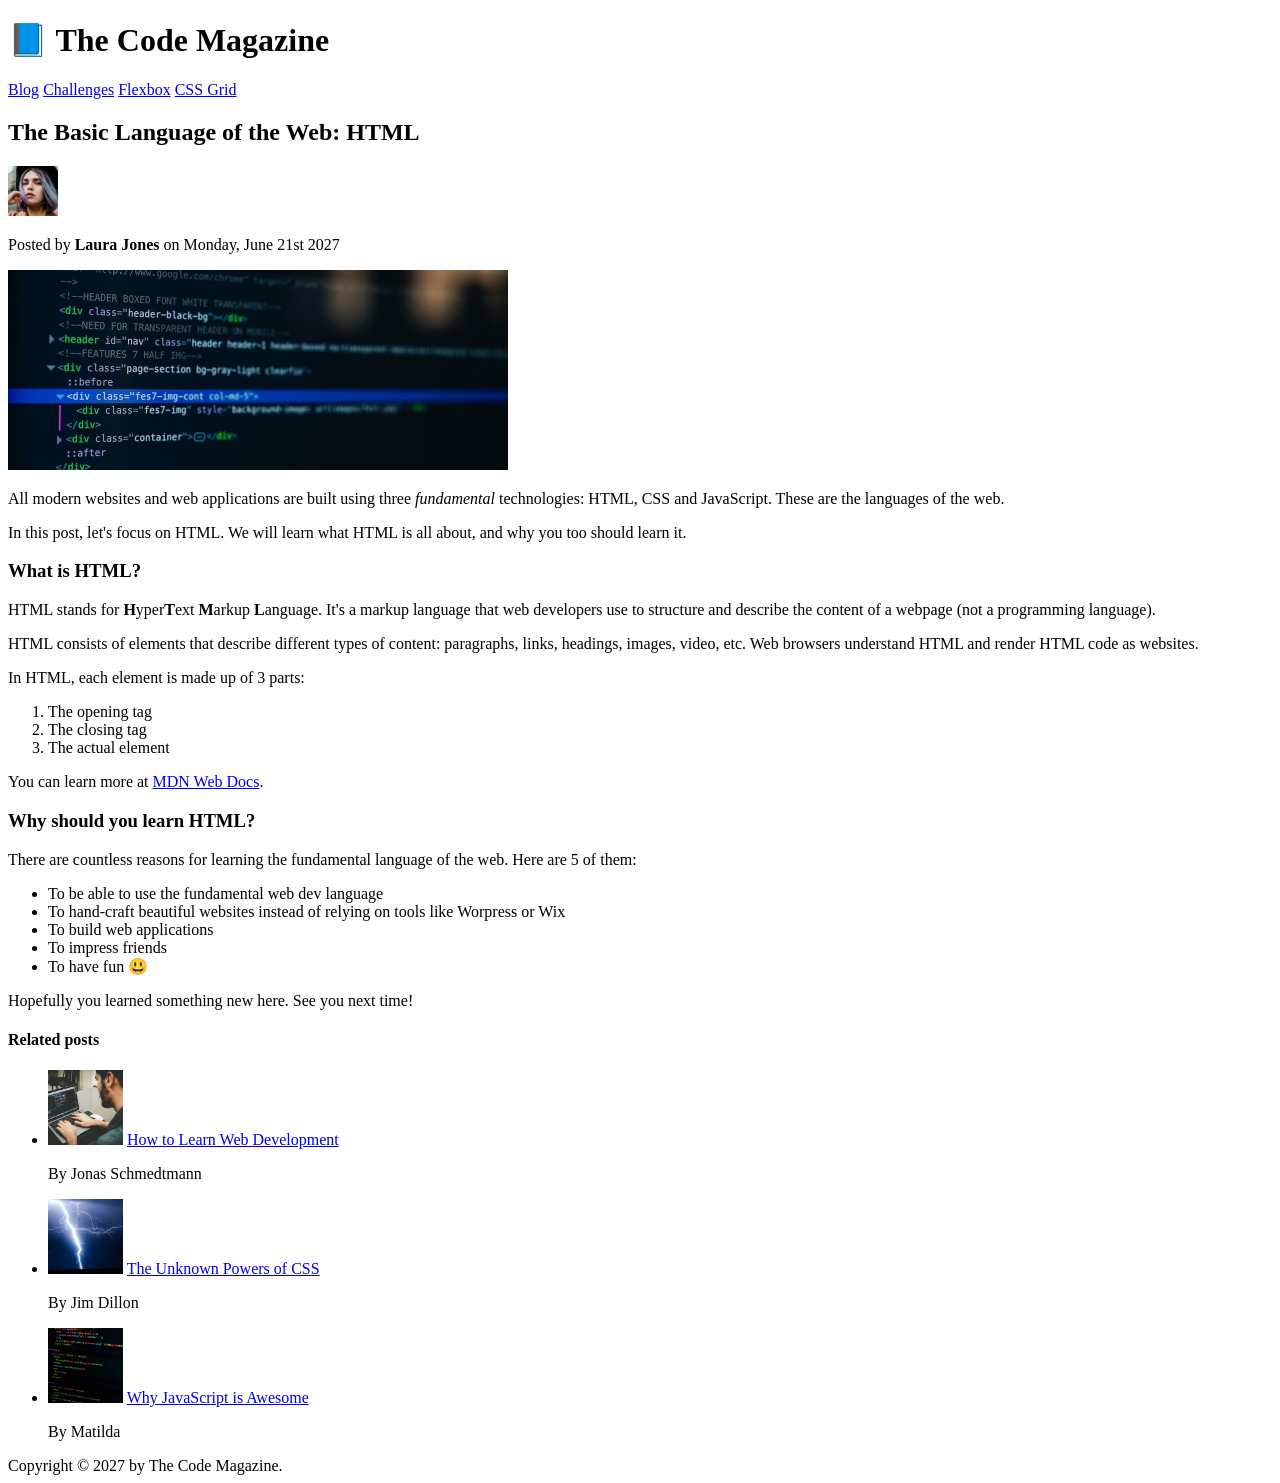
<file: final/02-HTML-Fundamentals/index.html>
<!DOCTYPE html>
<html lang="en">
  <head>
    <meta charset="UTF-8" />
    <title>The Basic Language of the Web: HTML</title>
  </head>

  <body>
    <!--
    <h1>The Basic Language of the Web: HTML</h1>
    <h2>The Basic Language of the Web: HTML</h2>
    <h3>The Basic Language of the Web: HTML</h3>
    <h4>The Basic Language of the Web: HTML</h4>
    <h5>The Basic Language of the Web: HTML</h5>
    <h6>The Basic Language of the Web: HTML</h6>
    -->

    <header>
      <h1>📘 The Code Magazine</h1>

      <nav>
        <a href="blog.html">Blog</a>
        <a href="#">Challenges</a>
        <a href="#">Flexbox</a>
        <a href="#">CSS Grid</a>
      </nav>
    </header>

    <article>
      <header>
        <h2>The Basic Language of the Web: HTML</h2>

        <img
          src="img/laura-jones.jpg"
          alt="Headshot of Laura Jones"
          height="50"
          width="50"
        />

        <p>Posted by <strong>Laura Jones</strong> on Monday, June 21st 2027</p>

        <img
          src="img/post-img.jpg"
          alt="HTML code on a screen"
          width="500"
          height="200"
        />
      </header>

      <p>
        All modern websites and web applications are built using three
        <em>fundamental</em>
        technologies: HTML, CSS and JavaScript. These are the languages of the
        web.
      </p>

      <p>
        In this post, let's focus on HTML. We will learn what HTML is all about,
        and why you too should learn it.
      </p>

      <h3>What is HTML?</h3>
      <p>
        HTML stands for <strong>H</strong>yper<strong>T</strong>ext
        <strong>M</strong>arkup <strong>L</strong>anguage. It's a markup
        language that web developers use to structure and describe the content
        of a webpage (not a programming language).
      </p>
      <p>
        HTML consists of elements that describe different types of content:
        paragraphs, links, headings, images, video, etc. Web browsers understand
        HTML and render HTML code as websites.
      </p>
      <p>In HTML, each element is made up of 3 parts:</p>

      <ol>
        <li>The opening tag</li>
        <li>The closing tag</li>
        <li>The actual element</li>
      </ol>

      <p>
        You can learn more at
        <a
          href="https://developer.mozilla.org/en-US/docs/Web/HTML"
          target="_blank"
          >MDN Web Docs</a
        >.
      </p>

      <h3>Why should you learn HTML?</h3>

      <p>
        There are countless reasons for learning the fundamental language of the
        web. Here are 5 of them:
      </p>

      <ul>
        <li>To be able to use the fundamental web dev language</li>
        <li>
          To hand-craft beautiful websites instead of relying on tools like
          Worpress or Wix
        </li>
        <li>To build web applications</li>
        <li>To impress friends</li>
        <li>To have fun 😃</li>
      </ul>

      <p>Hopefully you learned something new here. See you next time!</p>
    </article>

    <aside>
      <h4>Related posts</h4>

      <ul>
        <li>
          <img
            src="img/related-1.jpg"
            alt="Person programming"
            width="75"
            width="75"
          />
          <a href="#">How to Learn Web Development</a>
          <p>By Jonas Schmedtmann</p>
        </li>
        <li>
          <img src="img/related-2.jpg" alt="Lightning" width="75" heigth="75" />
          <a href="#">The Unknown Powers of CSS</a>
          <p>By Jim Dillon</p>
        </li>
        <li>
          <img
            src="img/related-3.jpg"
            alt="JavaScript code on a screen"
            width="75"
            height="75"
          />
          <a href="#">Why JavaScript is Awesome</a>
          <p>By Matilda</p>
        </li>
      </ul>
    </aside>

    <footer>Copyright &copy; 2027 by The Code Magazine.</footer>
  </body>
</html>
</file>
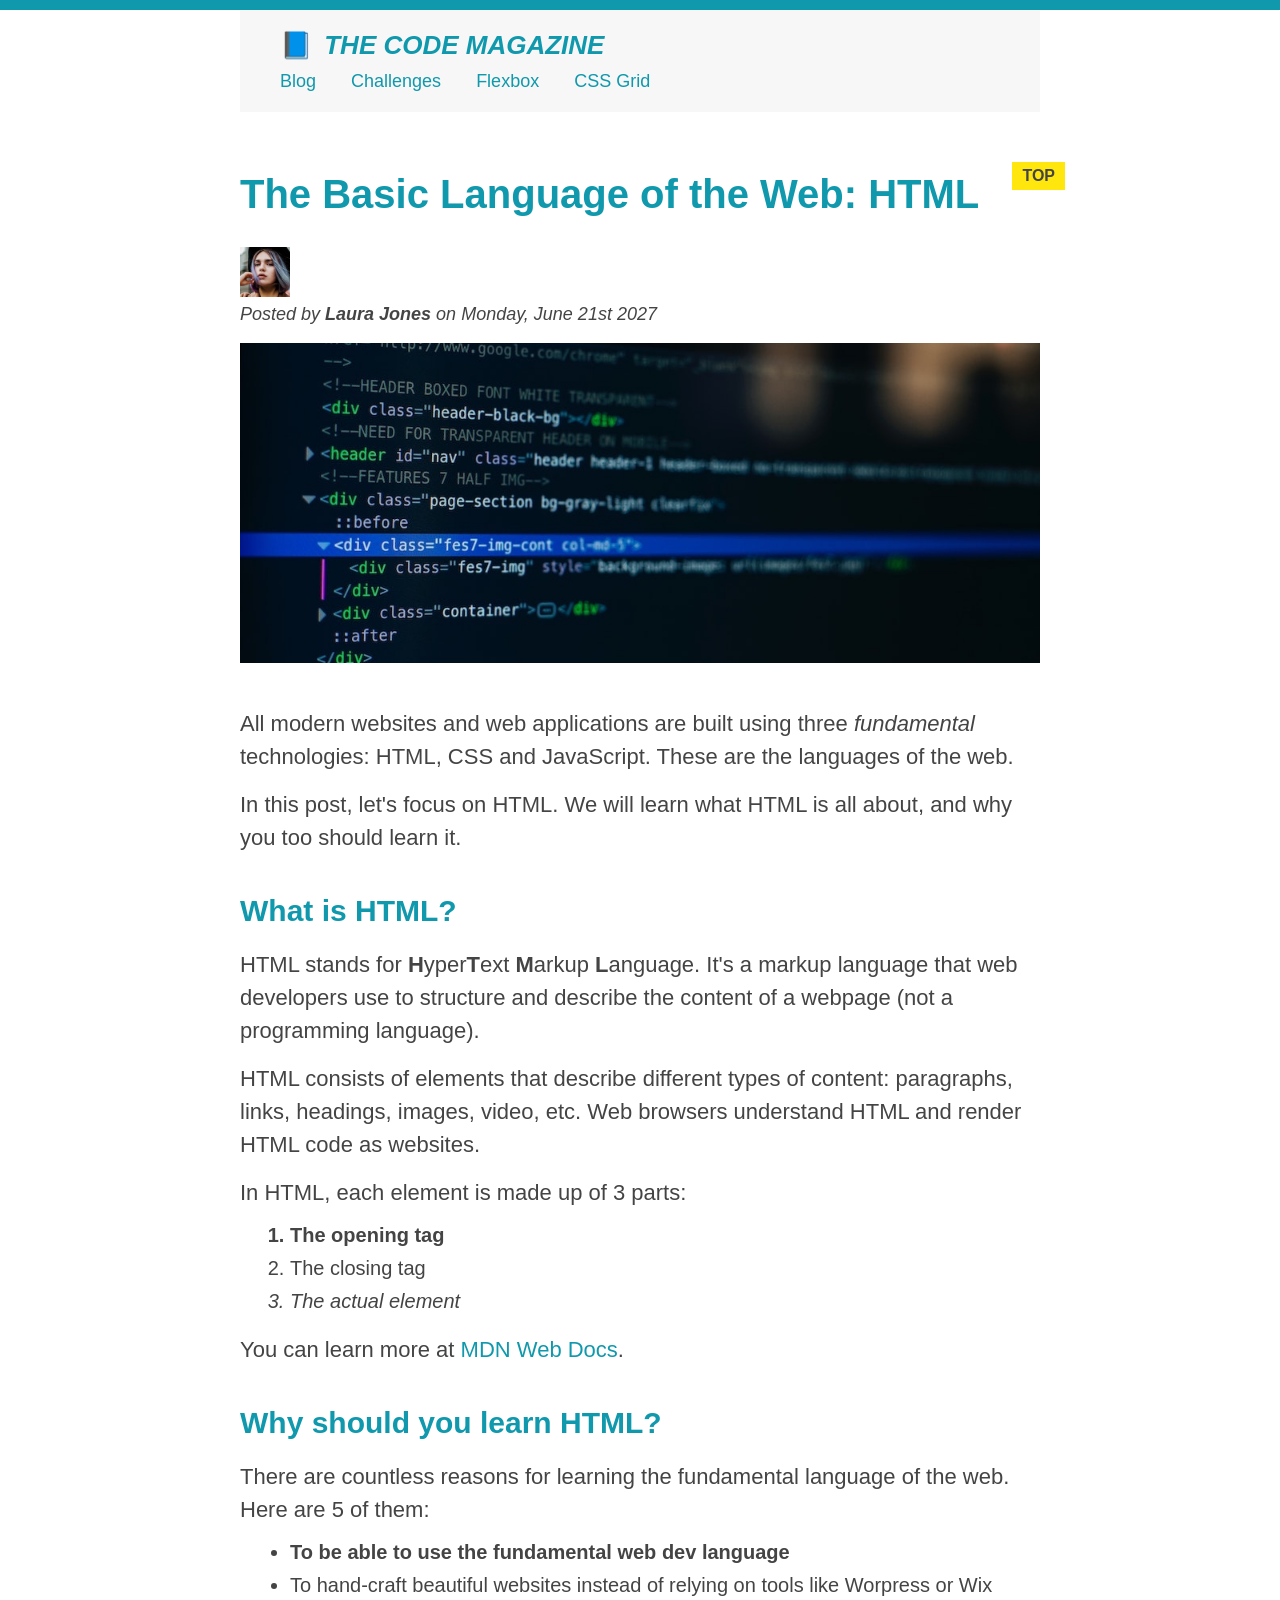
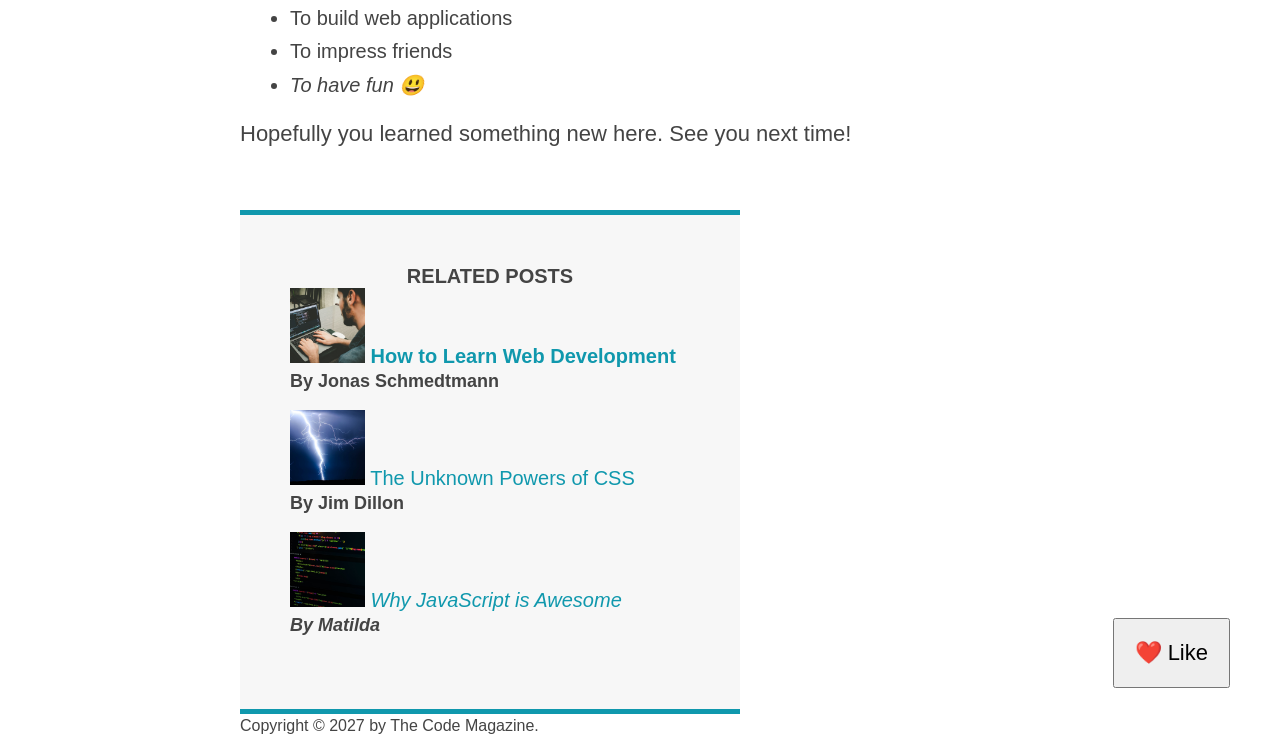
<file: final/03-CSS-Fundamentals/index.html>
<!DOCTYPE html>
<html lang="en">
  <head>
    <meta charset="UTF-8" />
    <link href="style.css" rel="stylesheet" />

    <title>The Basic Language of the Web: HTML</title>
  </head>

  <body>
    <!--
    <h1>The Basic Language of the Web: HTML</h1>
    <h2>The Basic Language of the Web: HTML</h2>
    <h3>The Basic Language of the Web: HTML</h3>
    <h4>The Basic Language of the Web: HTML</h4>
    <h5>The Basic Language of the Web: HTML</h5>
    <h6>The Basic Language of the Web: HTML</h6>
    -->

    <div class="container">
      <header class="main-header">
        <h1>📘 The Code Magazine</h1>

        <nav>
          <!-- <strong>This is the navigation</strong> -->
          <a href="blog.html">Blog</a>
          <a href="#">Challenges</a>
          <a href="#">Flexbox</a>
          <a href="#">CSS Grid</a>
        </nav>
      </header>

      <article>
        <header class="post-header">
          <h2>The Basic Language of the Web: HTML</h2>

          <img
            src="img/laura-jones.jpg"
            alt="Headshot of Laura Jones"
            height="50"
            width="50"
          />

          <p id="author">
            Posted by <strong>Laura Jones</strong> on Monday, June 21st 2027
          </p>

          <img
            src="img/post-img.jpg"
            alt="HTML code on a screen"
            width="500"
            height="200"
            class="post-img"
          />
          <button>❤️ Like</button>
        </header>

        <p>
          All modern websites and web applications are built using three
          <em>fundamental</em>
          technologies: HTML, CSS and JavaScript. These are the languages of the
          web.
        </p>

        <p>
          In this post, let's focus on HTML. We will learn what HTML is all
          about, and why you too should learn it.
        </p>

        <h3>What is HTML?</h3>
        <p>
          HTML stands for <strong>H</strong>yper<strong>T</strong>ext
          <strong>M</strong>arkup <strong>L</strong>anguage. It's a markup
          language that web developers use to structure and describe the content
          of a webpage (not a programming language).
        </p>
        <p>
          HTML consists of elements that describe different types of content:
          paragraphs, links, headings, images, video, etc. Web browsers
          understand HTML and render HTML code as websites.
        </p>
        <p>In HTML, each element is made up of 3 parts:</p>

        <ol>
          <li class="first-li">The opening tag</li>
          <li>The closing tag</li>
          <li>The actual element</li>
        </ol>

        <p>
          You can learn more at
          <a
            href="https://developer.mozilla.org/en-US/docs/Web/HTML"
            target="_blank"
            >MDN Web Docs</a
          >.
        </p>

        <h3>Why should you learn HTML?</h3>

        <p>
          There are countless reasons for learning the fundamental language of
          the web. Here are 5 of them:
        </p>

        <ul>
          <li class="first-li">
            To be able to use the fundamental web dev language
          </li>
          <li>
            To hand-craft beautiful websites instead of relying on tools like
            Worpress or Wix
          </li>
          <li>To build web applications</li>
          <li>To impress friends</li>
          <li>To have fun 😃</li>
        </ul>

        <p>Hopefully you learned something new here. See you next time!</p>
      </article>

      <aside>
        <h4>Related posts</h4>

        <ul class="related">
          <li>
            <img
              src="img/related-1.jpg"
              alt="Person programming"
              width="75"
              height="75"
            />
            <a href="#">How to Learn Web Development</a>
            <p class="related-author">By Jonas Schmedtmann</p>
          </li>
          <li>
            <img
              src="img/related-2.jpg"
              alt="Lightning"
              width="75"
              height="75"
            />
            <a href="#">The Unknown Powers of CSS</a>
            <p class="related-author">By Jim Dillon</p>
          </li>
          <li>
            <img
              src="img/related-3.jpg"
              alt="JavaScript code on a screen"
              width="75"
              height="75"
            />
            <a href="#">Why JavaScript is Awesome</a>
            <p class="related-author">By Matilda</p>
          </li>
        </ul>
      </aside>

      <footer>
        <p id="copyright" class="copyright text">
          Copyright &copy; 2027 by The Code Magazine.
        </p>
      </footer>
    </div>
  </body>
</html>
</file>
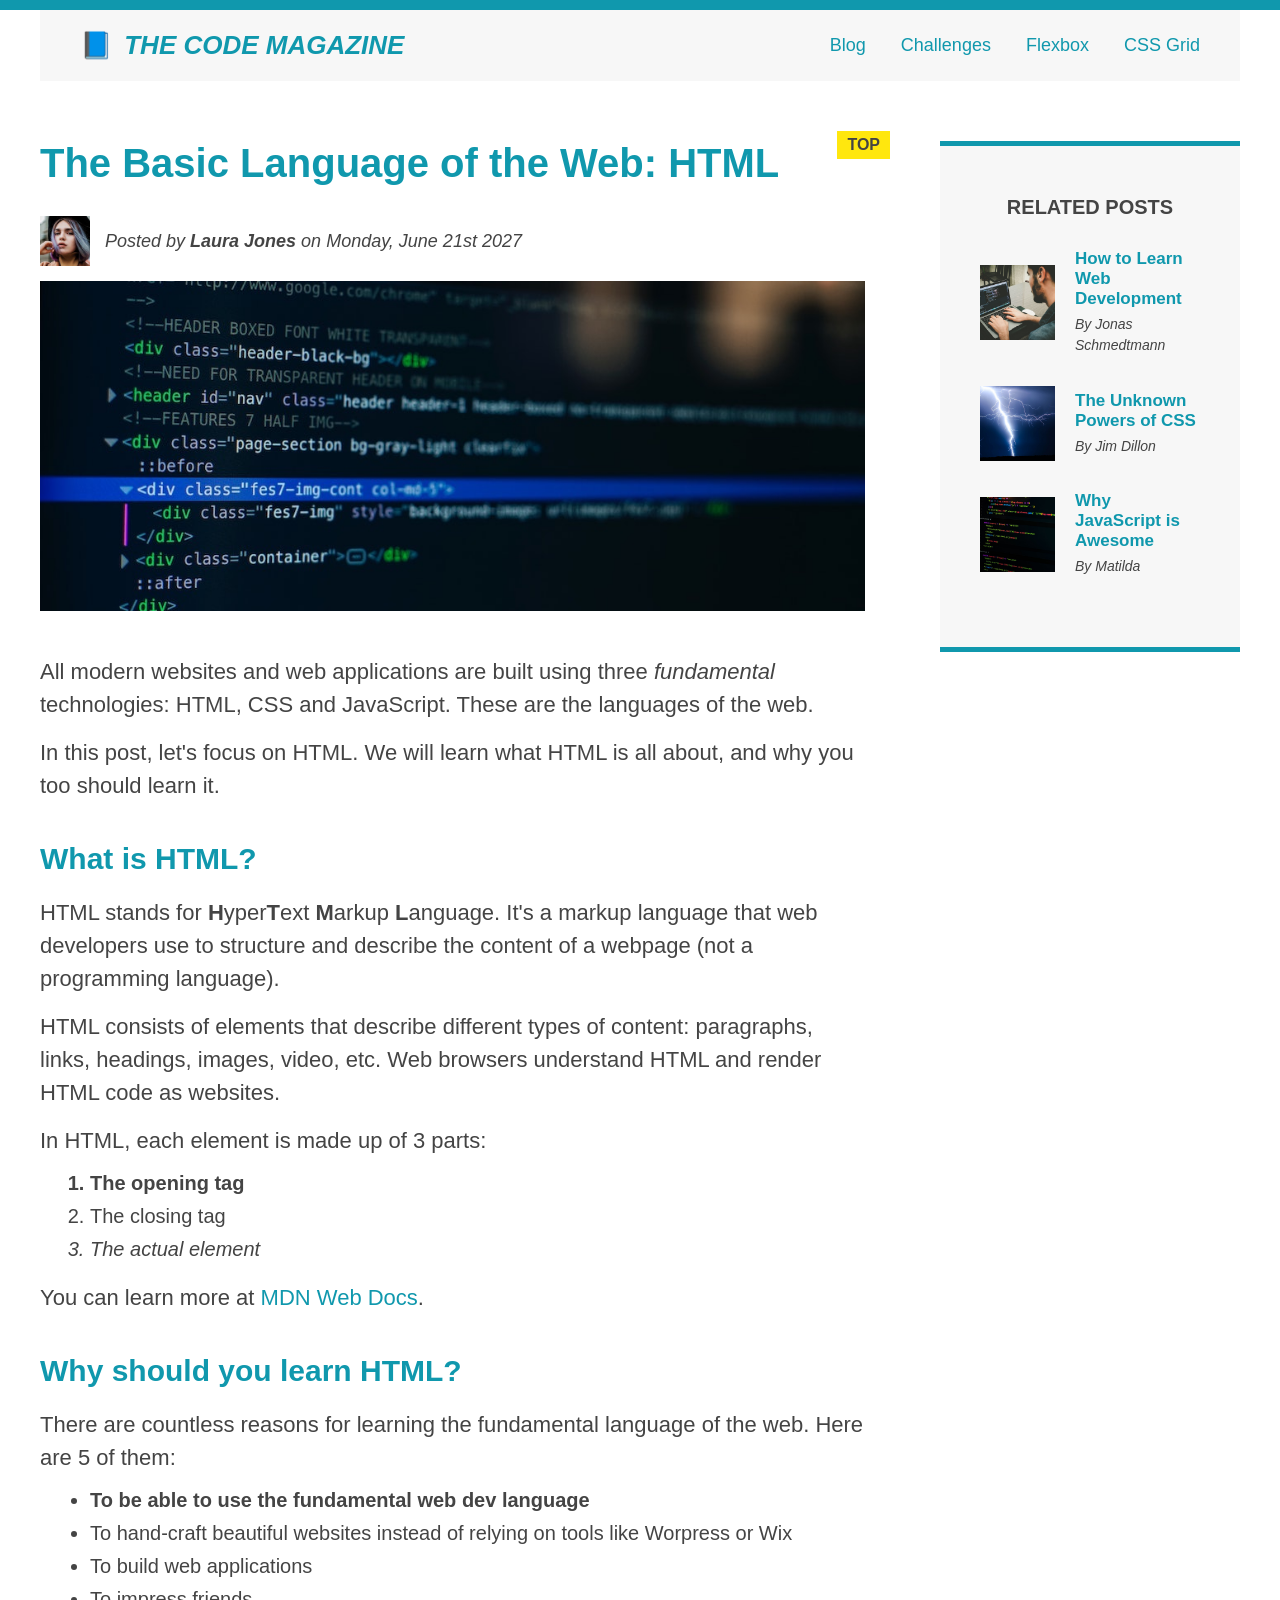
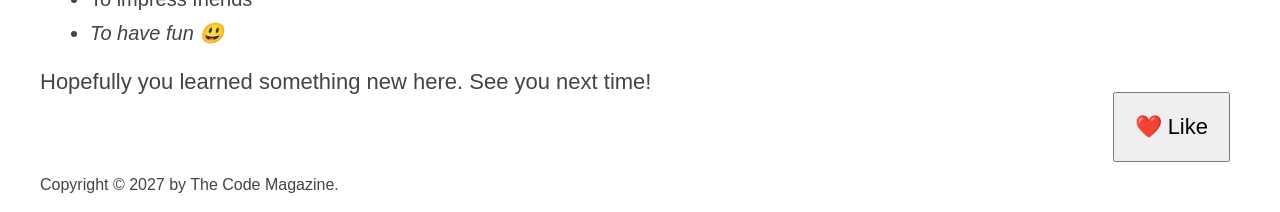
<file: final/04-CSS-Layouts/index.html>
<!DOCTYPE html>
<html lang="en">
  <head>
    <meta charset="UTF-8" />
    <link href="style.css" rel="stylesheet" />

    <title>The Basic Language of the Web: HTML</title>
  </head>

  <body>
    <!--
    <h1>The Basic Language of the Web: HTML</h1>
    <h2>The Basic Language of the Web: HTML</h2>
    <h3>The Basic Language of the Web: HTML</h3>
    <h4>The Basic Language of the Web: HTML</h4>
    <h5>The Basic Language of the Web: HTML</h5>
    <h6>The Basic Language of the Web: HTML</h6>
    -->

    <div class="container">
      <header class="main-header clearfix">
        <h1>📘 The Code Magazine</h1>

        <nav>
          <!-- <strong>This is the navigation</strong> -->
          <a href="blog.html">Blog</a>
          <a href="#">Challenges</a>
          <a href="flexbox.html">Flexbox</a>
          <a href="css-grid.html">CSS Grid</a>
        </nav>

        <!-- <div class="clear"></div> -->
      </header>

      <!-- ONLY NECESSARY FOR FLEXBOX -->
      <!-- <div class="row"> -->
      <article>
        <header class="post-header">
          <h2>The Basic Language of the Web: HTML</h2>

          <div class="author-box">
            <img
              src="img/laura-jones.jpg"
              alt="Headshot of Laura Jones"
              height="50"
              width="50"
              class="author-img"
            />

            <p id="author" class="author">
              Posted by <strong>Laura Jones</strong> on Monday, June 21st 2027
            </p>
          </div>

          <img
            src="img/post-img.jpg"
            alt="HTML code on a screen"
            width="500"
            height="200"
            class="post-img"
          />
          <button>❤️ Like</button>
        </header>

        <p>
          All modern websites and web applications are built using three
          <em>fundamental</em>
          technologies: HTML, CSS and JavaScript. These are the languages of the
          web.
        </p>

        <p>
          In this post, let's focus on HTML. We will learn what HTML is all
          about, and why you too should learn it.
        </p>

        <h3>What is HTML?</h3>
        <p>
          HTML stands for <strong>H</strong>yper<strong>T</strong>ext
          <strong>M</strong>arkup <strong>L</strong>anguage. It's a markup
          language that web developers use to structure and describe the content
          of a webpage (not a programming language).
        </p>
        <p>
          HTML consists of elements that describe different types of content:
          paragraphs, links, headings, images, video, etc. Web browsers
          understand HTML and render HTML code as websites.
        </p>
        <p>In HTML, each element is made up of 3 parts:</p>

        <ol>
          <li class="first-li">The opening tag</li>
          <li>The closing tag</li>
          <li>The actual element</li>
        </ol>

        <p>
          You can learn more at
          <a
            href="https://developer.mozilla.org/en-US/docs/Web/HTML"
            target="_blank"
            >MDN Web Docs</a
          >.
        </p>

        <h3>Why should you learn HTML?</h3>

        <p>
          There are countless reasons for learning the fundamental language of
          the web. Here are 5 of them:
        </p>

        <ul>
          <li class="first-li">
            To be able to use the fundamental web dev language
          </li>
          <li>
            To hand-craft beautiful websites instead of relying on tools like
            Worpress or Wix
          </li>
          <li>To build web applications</li>
          <li>To impress friends</li>
          <li>To have fun 😃</li>
        </ul>

        <p>Hopefully you learned something new here. See you next time!</p>
      </article>

      <aside>
        <h4>Related posts</h4>

        <ul class="related">
          <li class="related-post">
            <img
              src="img/related-1.jpg"
              alt="Person programming"
              width="75"
              height="75"
            />
            <div>
              <a href="#" class="related-link">How to Learn Web Development</a>
              <p class="related-author">By Jonas Schmedtmann</p>
            </div>
          </li>
          <li class="related-post">
            <img
              src="img/related-2.jpg"
              alt="Lightning"
              width="75"
              height="75"
            />
            <div>
              <a href="#" class="related-link">The Unknown Powers of CSS</a>
              <p class="related-author">By Jim Dillon</p>
            </div>
          </li>
          <li class="related-post">
            <img
              src="img/related-3.jpg"
              alt="JavaScript code on a screen"
              width="75"
              height="75"
            />
            <div>
              <a href="#" class="related-link">Why JavaScript is Awesome</a>
              <p class="related-author">By Matilda</p>
            </div>
          </li>
        </ul>
      </aside>
      <!-- </div> -->

      <footer>
        <p id="copyright" class="copyright text">
          Copyright &copy; 2027 by The Code Magazine.
        </p>
      </footer>
    </div>
  </body>
</html>
</file>
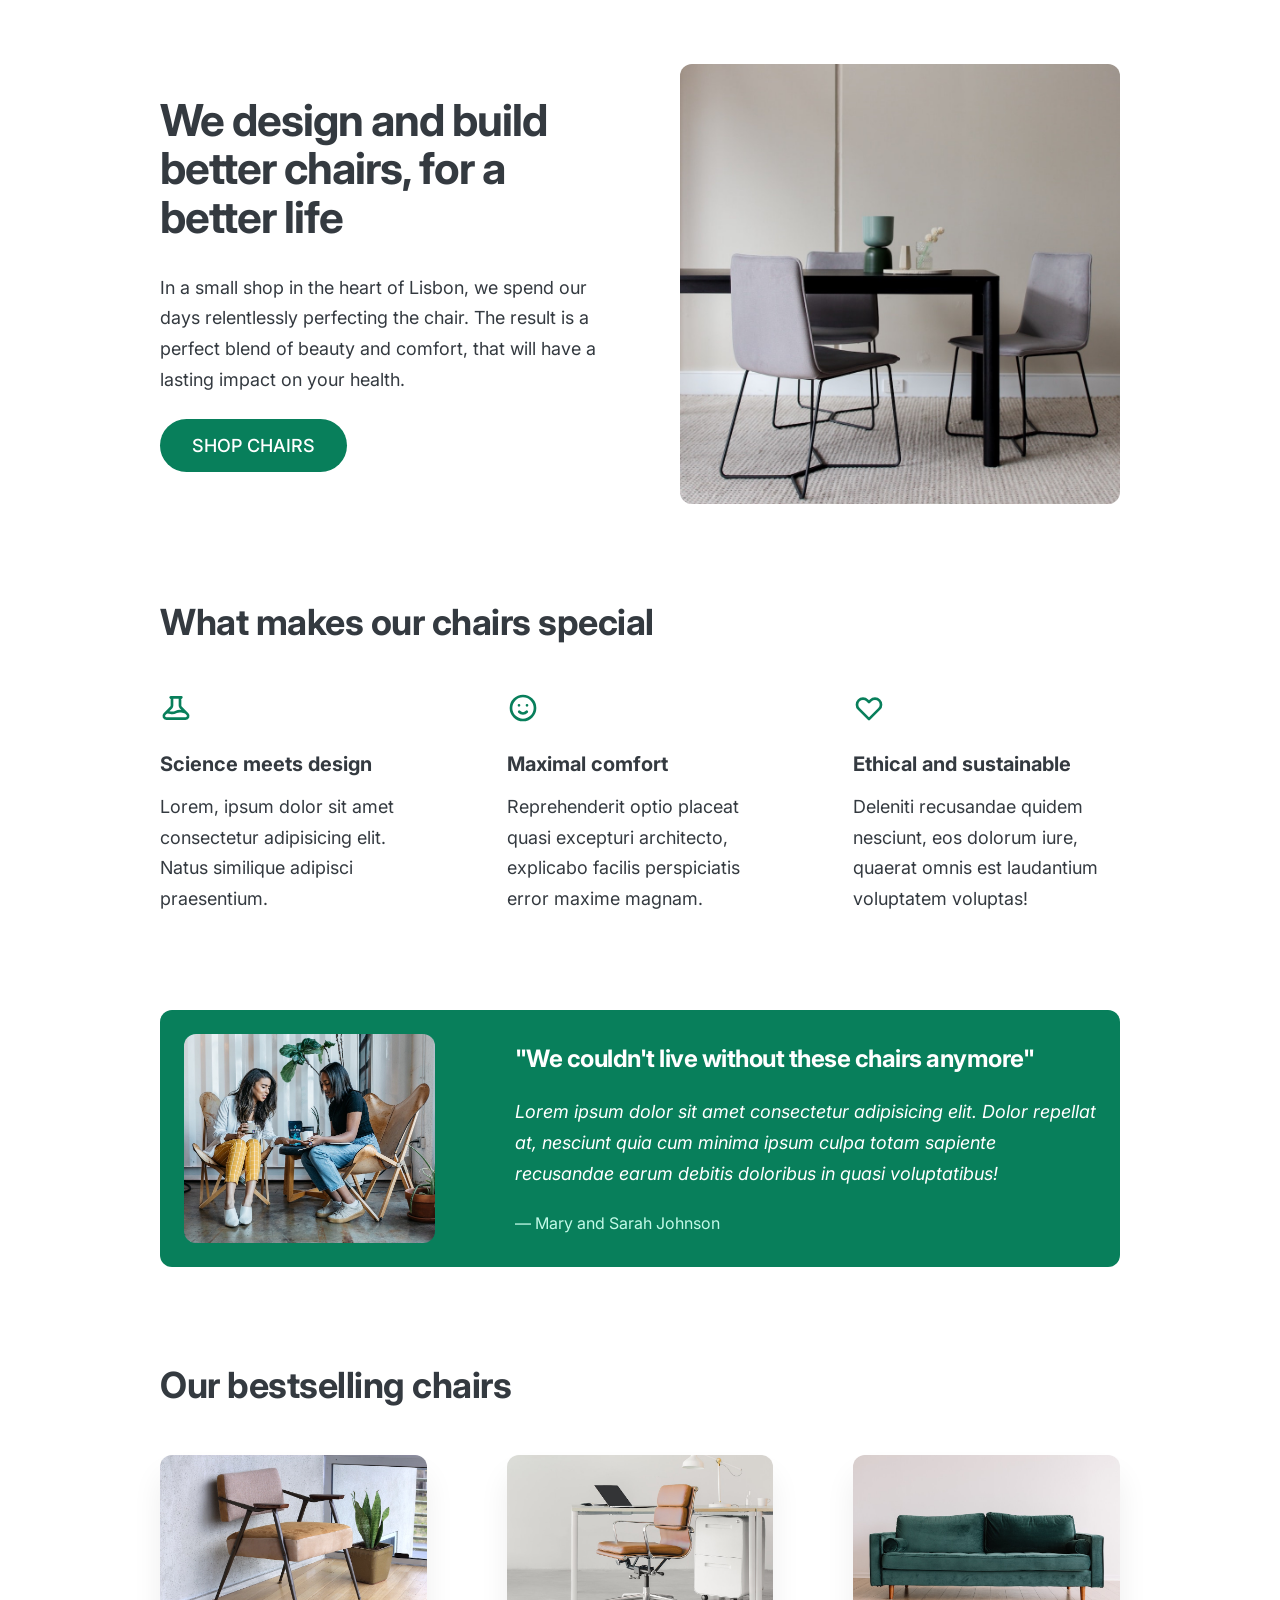
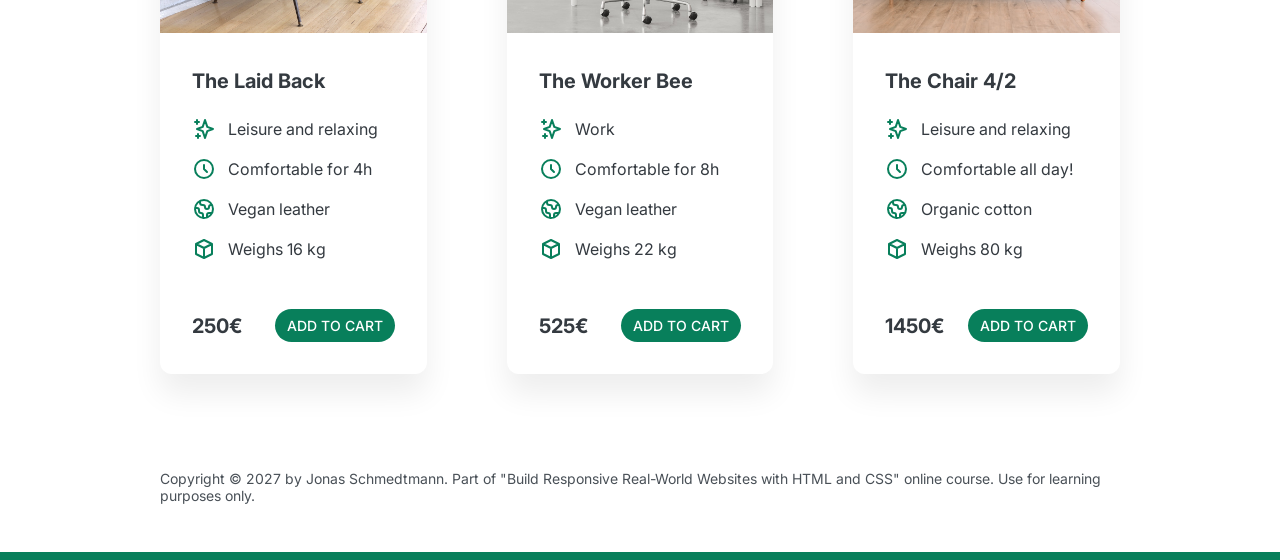
<file: final/05-Design/index.html>
<!DOCTYPE html>
<html lang="en">
  <head>
    <meta charset="UTF-8" />
    <meta http-equiv="X-UA-Compatible" content="IE=edge" />
    <meta name="viewport" content="width=device-width, initial-scale=1.0" />

    <link rel="preconnect" href="https://fonts.gstatic.com" />
    <link
      href="https://fonts.googleapis.com/css2?family=Inter:wght@400;500;700&display=swap"
      rel="stylesheet"
    />

    <link rel="stylesheet" href="style.css" />
    <title>Lisbon Chair Shop</title>
  </head>
  <body>
    <div class="container">
      <header>
        <div class="header-text-box">
          <h1>We design and build better chairs, for a better life</h1>
          <p class="header-text">
            In a small shop in the heart of Lisbon, we spend our days
            relentlessly perfecting the chair. The result is a perfect blend of
            beauty and comfort, that will have a lasting impact on your health.
          </p>
          <a class="btn btn--big" href="#">Shop chairs</a>
        </div>
        <img src="hero.jpg" alt="Photo" />
      </header>

      <section>
        <h2>What makes our chairs special</h2>
        <div class="grid-3-cols">
          <div>
            <svg
              xmlns="http://www.w3.org/2000/svg"
              class="features-icon"
              fill="none"
              viewBox="0 0 24 24"
              stroke="currentColor"
            >
              <path
                stroke-linecap="round"
                stroke-linejoin="round"
                stroke-width="2"
                d="M19.428 15.428a2 2 0 00-1.022-.547l-2.387-.477a6 6 0 00-3.86.517l-.318.158a6 6 0 01-3.86.517L6.05 15.21a2 2 0 00-1.806.547M8 4h8l-1 1v5.172a2 2 0 00.586 1.414l5 5c1.26 1.26.367 3.414-1.415 3.414H4.828c-1.782 0-2.674-2.154-1.414-3.414l5-5A2 2 0 009 10.172V5L8 4z"
              />
            </svg>
            <p class="features-title"><strong>Science meets design</strong></p>
            <p class="features-text">
              Lorem, ipsum dolor sit amet consectetur adipisicing elit. Natus
              similique adipisci praesentium.
            </p>
          </div>

          <div>
            <svg
              xmlns="http://www.w3.org/2000/svg"
              class="features-icon"
              fill="none"
              viewBox="0 0 24 24"
              stroke="currentColor"
            >
              <path
                stroke-linecap="round"
                stroke-linejoin="round"
                stroke-width="2"
                d="M14.828 14.828a4 4 0 01-5.656 0M9 10h.01M15 10h.01M21 12a9 9 0 11-18 0 9 9 0 0118 0z"
              />
            </svg>
            <p class="features-title">
              <strong>Maximal comfort</strong>
            </p>
            <p class="features-text">
              Reprehenderit optio placeat quasi excepturi architecto, explicabo
              facilis perspiciatis error maxime magnam.
            </p>
          </div>

          <div>
            <svg
              xmlns="http://www.w3.org/2000/svg"
              class="features-icon"
              fill="none"
              viewBox="0 0 24 24"
              stroke="currentColor"
            >
              <path
                stroke-linecap="round"
                stroke-linejoin="round"
                stroke-width="2"
                d="M4.318 6.318a4.5 4.5 0 000 6.364L12 20.364l7.682-7.682a4.5 4.5 0 00-6.364-6.364L12 7.636l-1.318-1.318a4.5 4.5 0 00-6.364 0z"
              />
            </svg>
            <p class="features-title">
              <strong>Ethical and sustainable</strong>
            </p>
            <p class="features-text">
              Deleniti recusandae quidem nesciunt, eos dolorum iure, quaerat
              omnis est laudantium voluptatem voluptas!
            </p>
          </div>
        </div>
      </section>

      <section class="testimonial-section">
        <div class="grid-3-cols">
          <img src="customers.jpg" alt="People sitting on chairs" />
          <div class="testimonial-box">
            <h2>"We couldn't live without these chairs anymore"</h2>
            <blockquote class="testimonial-text">
              Lorem ipsum dolor sit amet consectetur adipisicing elit. Dolor
              repellat at, nesciunt quia cum minima ipsum culpa totam sapiente
              recusandae earum debitis doloribus in quasi voluptatibus!
            </blockquote>
            <p class="testimonial-author">&mdash; Mary and Sarah Johnson</p>
          </div>
        </div>
      </section>

      <section>
        <h2>Our bestselling chairs</h2>
        <div class="grid-3-cols">
          <figure class="chair">
            <img src="chair-1.jpg" alt="Chair" />
            <div class="chair-box">
              <h3>The Laid Back</h3>
              <ul class="chair-details">
                <li>
                  <svg
                    xmlns="http://www.w3.org/2000/svg"
                    class="chair-icon"
                    fill="none"
                    viewBox="0 0 24 24"
                    stroke="currentColor"
                  >
                    <path
                      stroke-linecap="round"
                      stroke-linejoin="round"
                      stroke-width="2"
                      d="M5 3v4M3 5h4M6 17v4m-2-2h4m5-16l2.286 6.857L21 12l-5.714 2.143L13 21l-2.286-6.857L5 12l5.714-2.143L13 3z"
                    />
                  </svg>
                  <!-- Span is a generic INLINE text element, it doesn't have any meaning. It's like a div element, but inline -->
                  <span>Leisure and relaxing</span>
                </li>
                <li>
                  <svg
                    xmlns="http://www.w3.org/2000/svg"
                    class="chair-icon"
                    fill="none"
                    viewBox="0 0 24 24"
                    stroke="currentColor"
                  >
                    <path
                      stroke-linecap="round"
                      stroke-linejoin="round"
                      stroke-width="2"
                      d="M12 8v4l3 3m6-3a9 9 0 11-18 0 9 9 0 0118 0z"
                    />
                  </svg>
                  <span>Comfortable for 4h</span>
                </li>
                <li>
                  <svg
                    xmlns="http://www.w3.org/2000/svg"
                    class="chair-icon"
                    fill="none"
                    viewBox="0 0 24 24"
                    stroke="currentColor"
                  >
                    <path
                      stroke-linecap="round"
                      stroke-linejoin="round"
                      stroke-width="2"
                      d="M3.055 11H5a2 2 0 012 2v1a2 2 0 002 2 2 2 0 012 2v2.945M8 3.935V5.5A2.5 2.5 0 0010.5 8h.5a2 2 0 012 2 2 2 0 104 0 2 2 0 012-2h1.064M15 20.488V18a2 2 0 012-2h3.064M21 12a9 9 0 11-18 0 9 9 0 0118 0z"
                    />
                  </svg>
                  <span>Vegan leather</span>
                </li>
                <li>
                  <svg
                    xmlns="http://www.w3.org/2000/svg"
                    class="chair-icon"
                    fill="none"
                    viewBox="0 0 24 24"
                    stroke="currentColor"
                  >
                    <path
                      stroke-linecap="round"
                      stroke-linejoin="round"
                      stroke-width="2"
                      d="M20 7l-8-4-8 4m16 0l-8 4m8-4v10l-8 4m0-10L4 7m8 4v10M4 7v10l8 4"
                    />
                  </svg>
                  <span>Weighs 16 kg</span>
                </li>
              </ul>
              <div class="chair-price">
                <strong>250€</strong>
                <a href="#" class="btn btn--small">Add to cart</a>
              </div>
            </div>
          </figure>

          <figure class="chair">
            <img src="chair-2.jpg" alt="Chair" />
            <div class="chair-box">
              <h3>The Worker Bee</h3>
              <ul class="chair-details">
                <li>
                  <svg
                    xmlns="http://www.w3.org/2000/svg"
                    class="chair-icon"
                    fill="none"
                    viewBox="0 0 24 24"
                    stroke="currentColor"
                  >
                    <path
                      stroke-linecap="round"
                      stroke-linejoin="round"
                      stroke-width="2"
                      d="M5 3v4M3 5h4M6 17v4m-2-2h4m5-16l2.286 6.857L21 12l-5.714 2.143L13 21l-2.286-6.857L5 12l5.714-2.143L13 3z"
                    />
                  </svg>
                  <span>Work</span>
                </li>
                <li>
                  <svg
                    xmlns="http://www.w3.org/2000/svg"
                    class="chair-icon"
                    fill="none"
                    viewBox="0 0 24 24"
                    stroke="currentColor"
                  >
                    <path
                      stroke-linecap="round"
                      stroke-linejoin="round"
                      stroke-width="2"
                      d="M12 8v4l3 3m6-3a9 9 0 11-18 0 9 9 0 0118 0z"
                    />
                  </svg>
                  <span>Comfortable for 8h</span>
                </li>
                <li>
                  <svg
                    xmlns="http://www.w3.org/2000/svg"
                    class="chair-icon"
                    fill="none"
                    viewBox="0 0 24 24"
                    stroke="currentColor"
                  >
                    <path
                      stroke-linecap="round"
                      stroke-linejoin="round"
                      stroke-width="2"
                      d="M3.055 11H5a2 2 0 012 2v1a2 2 0 002 2 2 2 0 012 2v2.945M8 3.935V5.5A2.5 2.5 0 0010.5 8h.5a2 2 0 012 2 2 2 0 104 0 2 2 0 012-2h1.064M15 20.488V18a2 2 0 012-2h3.064M21 12a9 9 0 11-18 0 9 9 0 0118 0z"
                    />
                  </svg>
                  <span>Vegan leather</span>
                </li>
                <li>
                  <svg
                    xmlns="http://www.w3.org/2000/svg"
                    class="chair-icon"
                    fill="none"
                    viewBox="0 0 24 24"
                    stroke="currentColor"
                  >
                    <path
                      stroke-linecap="round"
                      stroke-linejoin="round"
                      stroke-width="2"
                      d="M20 7l-8-4-8 4m16 0l-8 4m8-4v10l-8 4m0-10L4 7m8 4v10M4 7v10l8 4"
                    />
                  </svg>
                  <span>Weighs 22 kg</span>
                </li>
              </ul>
              <div class="chair-price">
                <strong>525€</strong>
                <a href="#" class="btn btn--small">Add to cart</a>
              </div>
            </div>
          </figure>

          <figure class="chair">
            <img src="chair-3.jpg" alt="Chair" />
            <div class="chair-box">
              <h3>The Chair 4/2</h3>
              <ul class="chair-details">
                <li>
                  <svg
                    xmlns="http://www.w3.org/2000/svg"
                    class="chair-icon"
                    fill="none"
                    viewBox="0 0 24 24"
                    stroke="currentColor"
                  >
                    <path
                      stroke-linecap="round"
                      stroke-linejoin="round"
                      stroke-width="2"
                      d="M5 3v4M3 5h4M6 17v4m-2-2h4m5-16l2.286 6.857L21 12l-5.714 2.143L13 21l-2.286-6.857L5 12l5.714-2.143L13 3z"
                    />
                  </svg>
                  <span>Leisure and relaxing</span>
                </li>
                <li>
                  <svg
                    xmlns="http://www.w3.org/2000/svg"
                    class="chair-icon"
                    fill="none"
                    viewBox="0 0 24 24"
                    stroke="currentColor"
                  >
                    <path
                      stroke-linecap="round"
                      stroke-linejoin="round"
                      stroke-width="2"
                      d="M12 8v4l3 3m6-3a9 9 0 11-18 0 9 9 0 0118 0z"
                    />
                  </svg>
                  <span>Comfortable all day!</span>
                </li>
                <li>
                  <svg
                    xmlns="http://www.w3.org/2000/svg"
                    class="chair-icon"
                    fill="none"
                    viewBox="0 0 24 24"
                    stroke="currentColor"
                  >
                    <path
                      stroke-linecap="round"
                      stroke-linejoin="round"
                      stroke-width="2"
                      d="M3.055 11H5a2 2 0 012 2v1a2 2 0 002 2 2 2 0 012 2v2.945M8 3.935V5.5A2.5 2.5 0 0010.5 8h.5a2 2 0 012 2 2 2 0 104 0 2 2 0 012-2h1.064M15 20.488V18a2 2 0 012-2h3.064M21 12a9 9 0 11-18 0 9 9 0 0118 0z"
                    />
                  </svg>
                  <span>Organic cotton</span>
                </li>
                <li>
                  <svg
                    xmlns="http://www.w3.org/2000/svg"
                    class="chair-icon"
                    fill="none"
                    viewBox="0 0 24 24"
                    stroke="currentColor"
                  >
                    <path
                      stroke-linecap="round"
                      stroke-linejoin="round"
                      stroke-width="2"
                      d="M20 7l-8-4-8 4m16 0l-8 4m8-4v10l-8 4m0-10L4 7m8 4v10M4 7v10l8 4"
                    />
                  </svg>
                  <span>Weighs 80 kg</span>
                </li>
              </ul>
              <div class="chair-price">
                <strong>1450€</strong>
                <a href="#" class="btn btn--small">Add to cart</a>
              </div>
            </div>
          </figure>
        </div>
      </section>

      <footer>
        Copyright &copy; 2027 by Jonas Schmedtmann. Part of "Build Responsive
        Real-World Websites with HTML and CSS" online course. Use for learning
        purposes only.
      </footer>
    </div>
  </body>
</html>
</file>
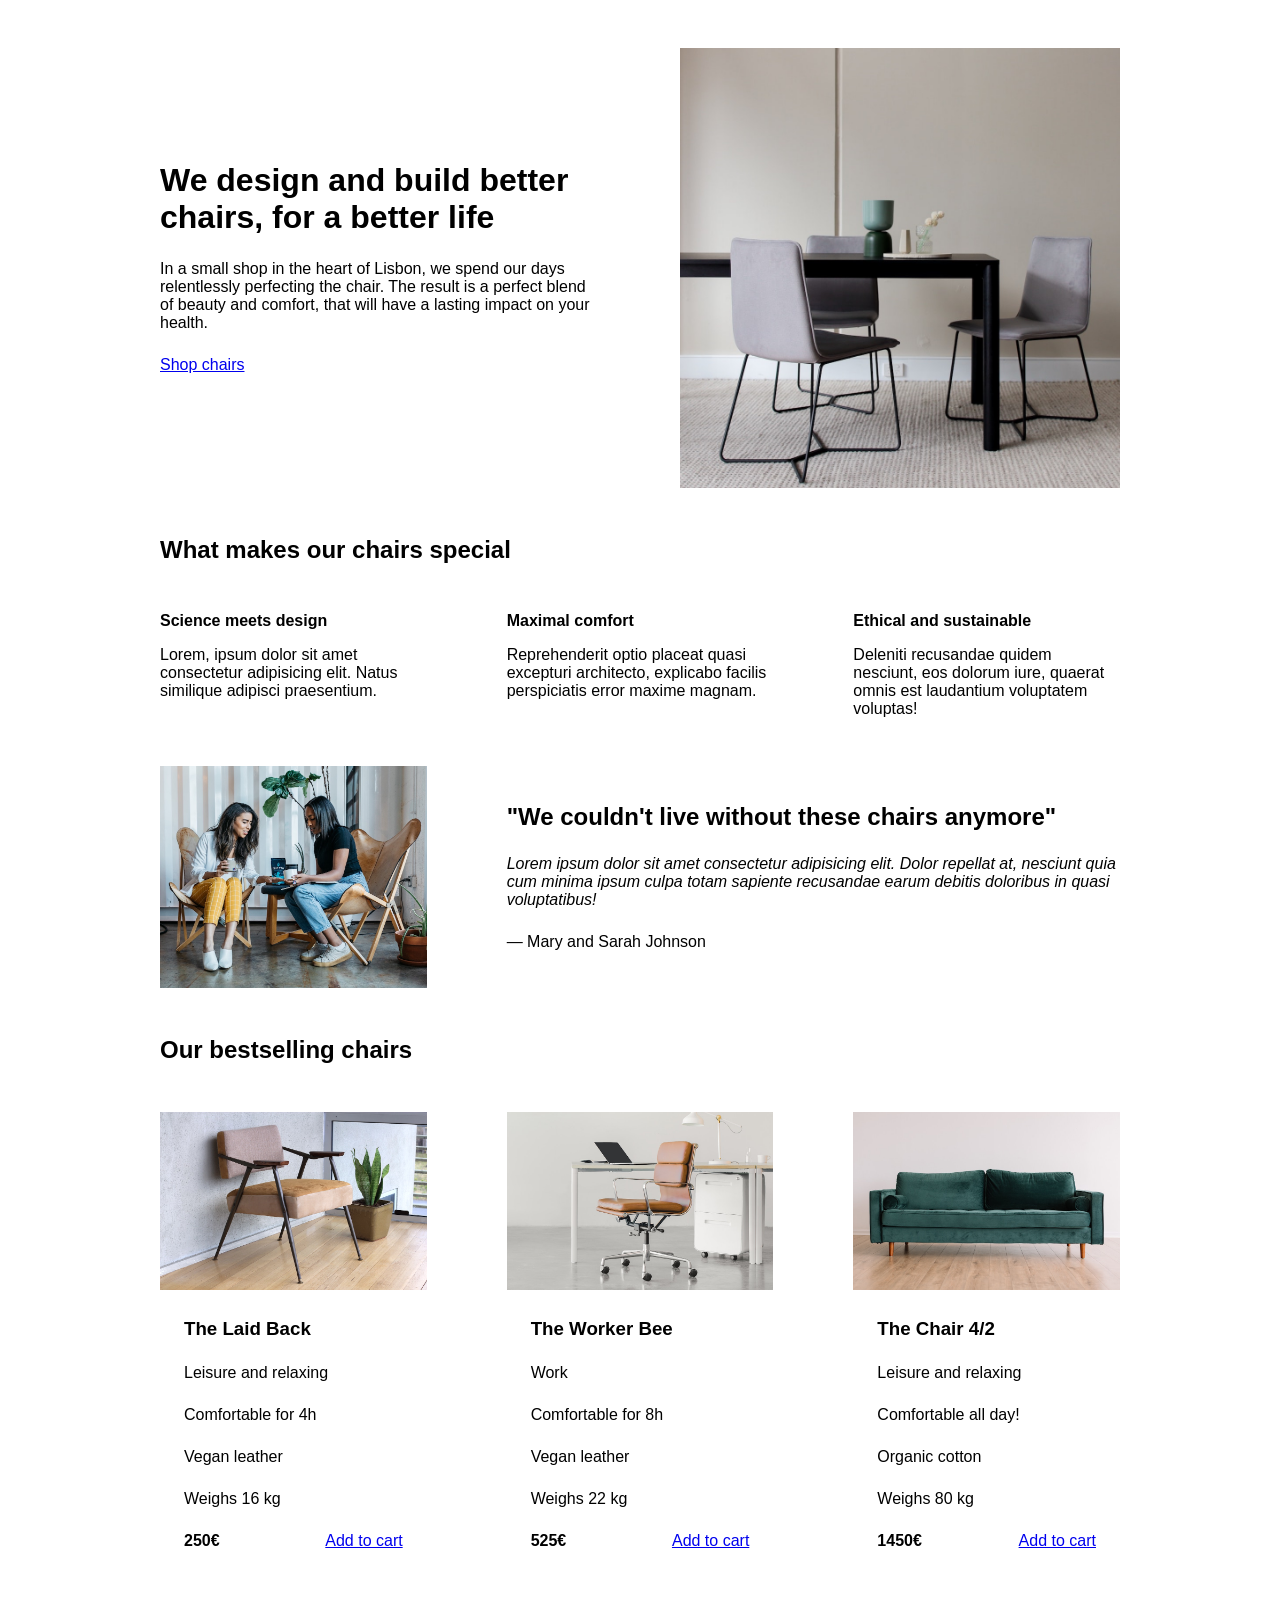
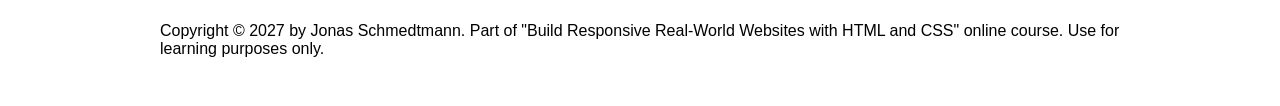
<file: starter/05-Design/index.html>
<!DOCTYPE html>
<html lang="en">
  <head>
    <meta charset="UTF-8" />
    <meta http-equiv="X-UA-Compatible" content="IE=edge" />
    <meta name="viewport" content="width=device-width, initial-scale=1.0" />

    <link rel="stylesheet" href="style.css" />
    <title>Lisbon Chair Shop</title>
  </head>
  <body>
    <div class="container">
      <header>
        <div class="header-text-box">
          <h1>We design and build better chairs, for a better life</h1>
          <p class="header-text">
            In a small shop in the heart of Lisbon, we spend our days
            relentlessly perfecting the chair. The result is a perfect blend of
            beauty and comfort, that will have a lasting impact on your health.
          </p>
          <a class="btn btn--big" href="#">Shop chairs</a>
        </div>
        <img src="hero.jpg" alt="Photo" />
      </header>

      <section>
        <h2>What makes our chairs special</h2>
        <div class="grid-3-cols">
          <div>
            <p class="features-title"><strong>Science meets design</strong></p>
            <p class="features-text">
              Lorem, ipsum dolor sit amet consectetur adipisicing elit. Natus
              similique adipisci praesentium.
            </p>
          </div>

          <div>
            <p class="features-title">
              <strong>Maximal comfort</strong>
            </p>
            <p class="features-text">
              Reprehenderit optio placeat quasi excepturi architecto, explicabo
              facilis perspiciatis error maxime magnam.
            </p>
          </div>

          <div>
            <p class="features-title">
              <strong>Ethical and sustainable</strong>
            </p>
            <p class="features-text">
              Deleniti recusandae quidem nesciunt, eos dolorum iure, quaerat
              omnis est laudantium voluptatem voluptas!
            </p>
          </div>
        </div>
      </section>

      <section class="testimonial-section">
        <div class="grid-3-cols">
          <img src="customers.jpg" alt="People sitting on chairs" />
          <div class="testimonial-box">
            <h2>"We couldn't live without these chairs anymore"</h2>
            <blockquote class="testimonial-text">
              Lorem ipsum dolor sit amet consectetur adipisicing elit. Dolor
              repellat at, nesciunt quia cum minima ipsum culpa totam sapiente
              recusandae earum debitis doloribus in quasi voluptatibus!
            </blockquote>
            <p class="testimonial-author">&mdash; Mary and Sarah Johnson</p>
          </div>
        </div>
      </section>

      <section>
        <h2>Our bestselling chairs</h2>
        <div class="grid-3-cols">
          <figure class="chair">
            <img src="chair-1.jpg" alt="Chair" />
            <div class="chair-box">
              <h3>The Laid Back</h3>
              <ul class="chair-details">
                <li>
                  <!-- Span is a generic INLINE text element, it doesn't have any meaning. It's like a div element, but inline -->
                  <span>Leisure and relaxing</span>
                </li>
                <li>
                  <span>Comfortable for 4h</span>
                </li>
                <li>
                  <span>Vegan leather</span>
                </li>
                <li>
                  <span>Weighs 16 kg</span>
                </li>
              </ul>
              <div class="chair-price">
                <strong>250€</strong>
                <a href="#" class="btn btn--small">Add to cart</a>
              </div>
            </div>
          </figure>

          <figure class="chair">
            <img src="chair-2.jpg" alt="Chair" />
            <div class="chair-box">
              <h3>The Worker Bee</h3>
              <ul class="chair-details">
                <li>
                  <span>Work</span>
                </li>
                <li>
                  <span>Comfortable for 8h</span>
                </li>
                <li>
                  <span>Vegan leather</span>
                </li>
                <li>
                  <span>Weighs 22 kg</span>
                </li>
              </ul>
              <div class="chair-price">
                <strong>525€</strong>
                <a href="#" class="btn btn--small">Add to cart</a>
              </div>
            </div>
          </figure>

          <figure class="chair">
            <img src="chair-3.jpg" alt="Chair" />
            <div class="chair-box">
              <h3>The Chair 4/2</h3>
              <ul class="chair-details">
                <li>
                  <span>Leisure and relaxing</span>
                </li>
                <li>
                  <span>Comfortable all day!</span>
                </li>
                <li>
                  <span>Organic cotton</span>
                </li>
                <li>
                  <span>Weighs 80 kg</span>
                </li>
              </ul>
              <div class="chair-price">
                <strong>1450€</strong>
                <a href="#" class="btn btn--small">Add to cart</a>
              </div>
            </div>
          </figure>
        </div>
      </section>

      <footer>
        Copyright &copy; 2027 by Jonas Schmedtmann. Part of "Build Responsive
        Real-World Websites with HTML and CSS" online course. Use for learning
        purposes only.
      </footer>
    </div>
  </body>
</html>
</file>
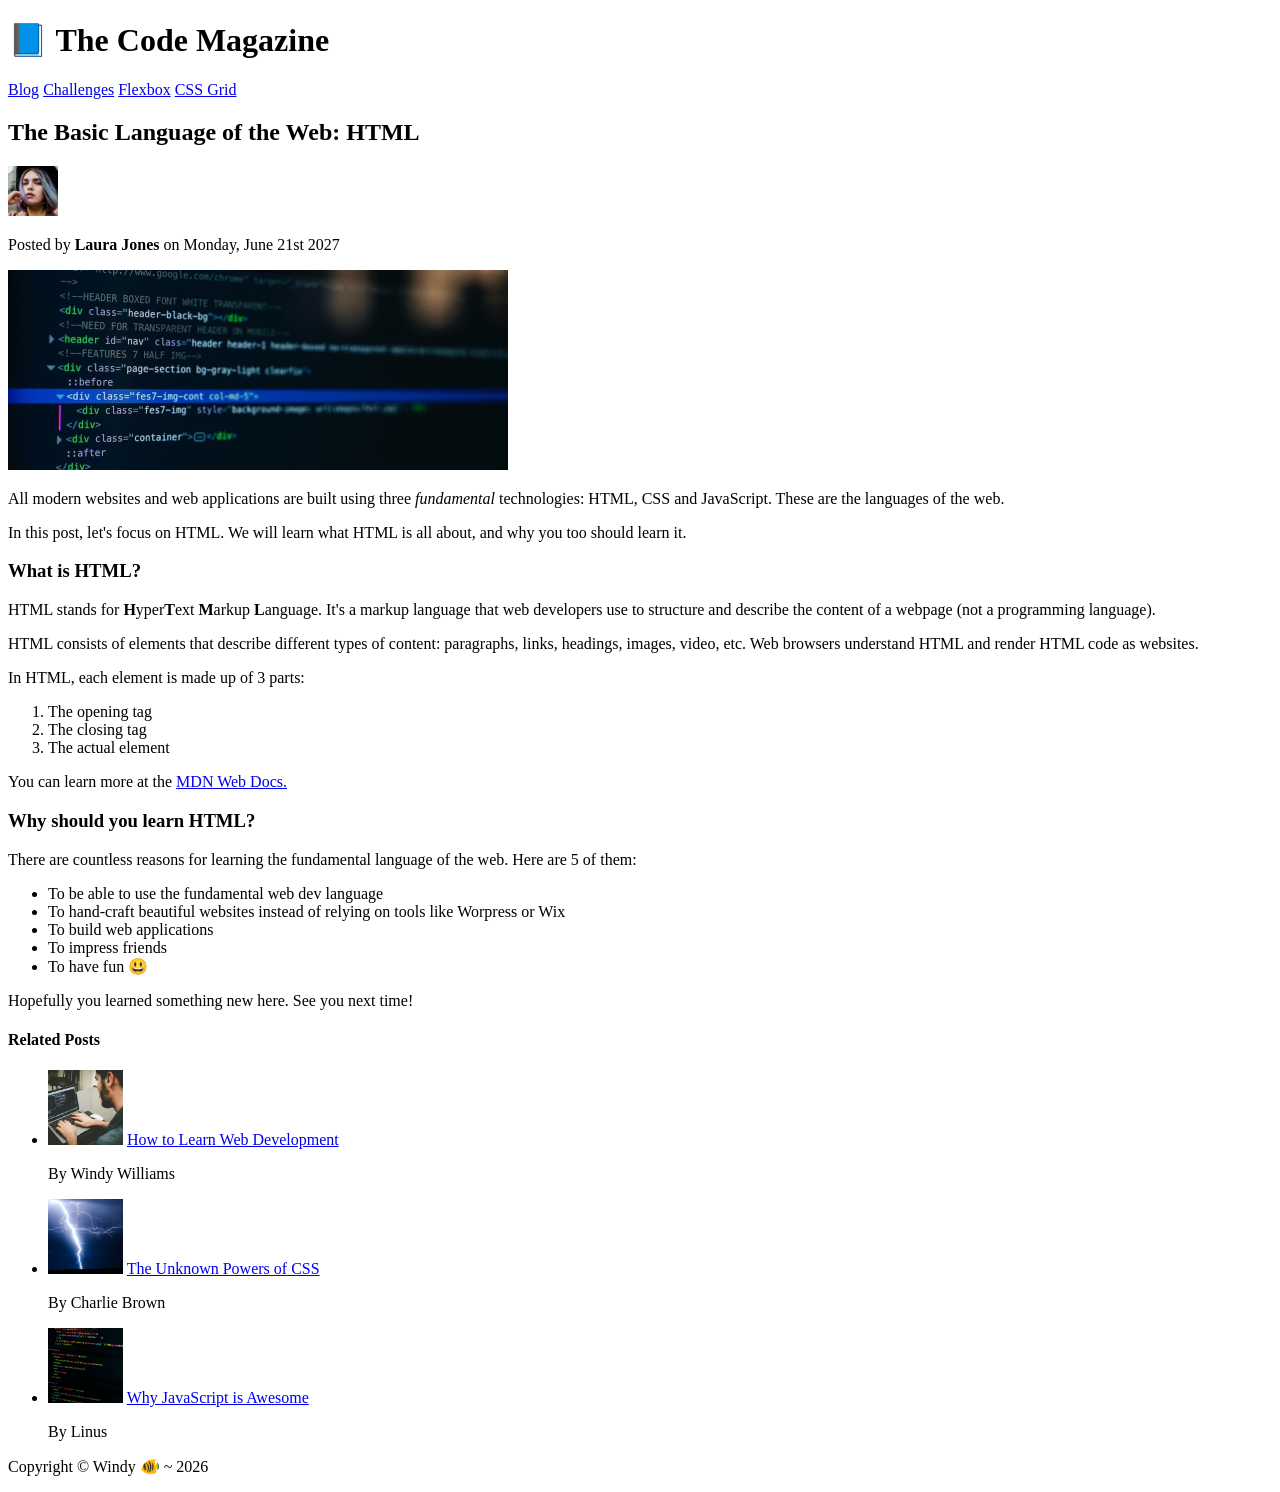
<file: windy/02-HTML-Fundamentals/index.html>
<!doctype html>
<html lang="en">
  <head>
    <meta charset="UTF-8" />
    <meta name="viewport" content="width=device-width, initial-scale=1.0" />
    <title>The Basic Language of the Web: HTML</title>
  </head>
  <body>
    <header>
      <h1>📘 The Code Magazine</h1>
      <nav>
        <a href="blog.html">Blog</a>
        <a href="#">Challenges</a>
        <a href="#">Flexbox</a>
        <a href="#">CSS Grid</a>
      </nav>
    </header>
    <!-- end of header -->
    <article>
      <header>
        <h2>The Basic Language of the Web: HTML</h2>
        <img
          src="img/laura-jones.jpg"
          alt="Headshot of Laura Jones, the author"
          width="50"
          height="50"
        />
        <p>Posted by <strong>Laura Jones</strong> on Monday, June 21st 2027</p>
        <img
          src="img/post-img.jpg"
          alt="HTML code on a screen"
          width="500"
          height="200"
        />
      </header>

      <p>
        All modern websites and web applications are built using three
        <em>fundamental</em>
        technologies: HTML, CSS and JavaScript. These are the languages of the
        web.
      </p>
      <p>
        In this post, let's focus on HTML. We will learn what HTML is all about,
        and why you too should learn it.
      </p>

      <h3>What is HTML?</h3>
      <p>
        HTML stands for <strong>H</strong>yper<strong>T</strong>ext
        <strong>M</strong>arkup <strong>L</strong>anguage. It's a markup
        language that web developers use to structure and describe the content
        of a webpage (not a programming language).
      </p>
      <p>
        HTML consists of elements that describe different types of content:
        paragraphs, links, headings, images, video, etc. Web browsers understand
        HTML and render HTML code as websites.
      </p>
      <p>In HTML, each element is made up of 3 parts:</p>
      <ol>
        <li>The opening tag</li>
        <li>The closing tag</li>
        <li>The actual element</li>
      </ol>
      <p>
        You can learn more at the
        <a
          href="https://developer.mozilla.org/en-US/docs/Web/HTML"
          target="_blank"
          >MDN Web Docs.</a
        >
      </p>
      <h3>Why should you learn HTML?</h3>
      <p>
        There are countless reasons for learning the fundamental language of the
        web. Here are 5 of them:
      </p>
      <ul>
        <li>To be able to use the fundamental web dev language</li>
        <li>
          To hand-craft beautiful websites instead of relying on tools like
          Worpress or Wix
        </li>
        <li>To build web applications</li>
        <li>To impress friends</li>
        <li>To have fun 😃</li>
      </ul>
      <p>Hopefully you learned something new here. See you next time!</p>
    </article>

    <aside>
      <h4>Related Posts</h4>
      <ul>
        <li>
          <img
            src="img/related-1.jpg"
            alt="Person Programming"
            width="75"
            height="75"
          />
          <a href="#">How to Learn Web Development</a>
          <p>By Windy Williams</p>
        </li>

        <li>
          <img src="img/related-2.jpg" alt="Lightning" width="75" height="75" />
          <a href="#">The Unknown Powers of CSS</a>
          <p>By Charlie Brown</p>
        </li>
        <li>
          <img
            src="img/related-3.jpg"
            alt="Code on a computer screen"
            width="75"
            height="75"
          />
          <a href="#">Why JavaScript is Awesome</a>
          <p>By Linus</p>
        </li>
      </ul>
    </aside>

    <footer>
      <p id="copyright">Copyright &copy; Windy 🐠 ~ 2026</p>
    </footer>
  </body>
</html>
</file>
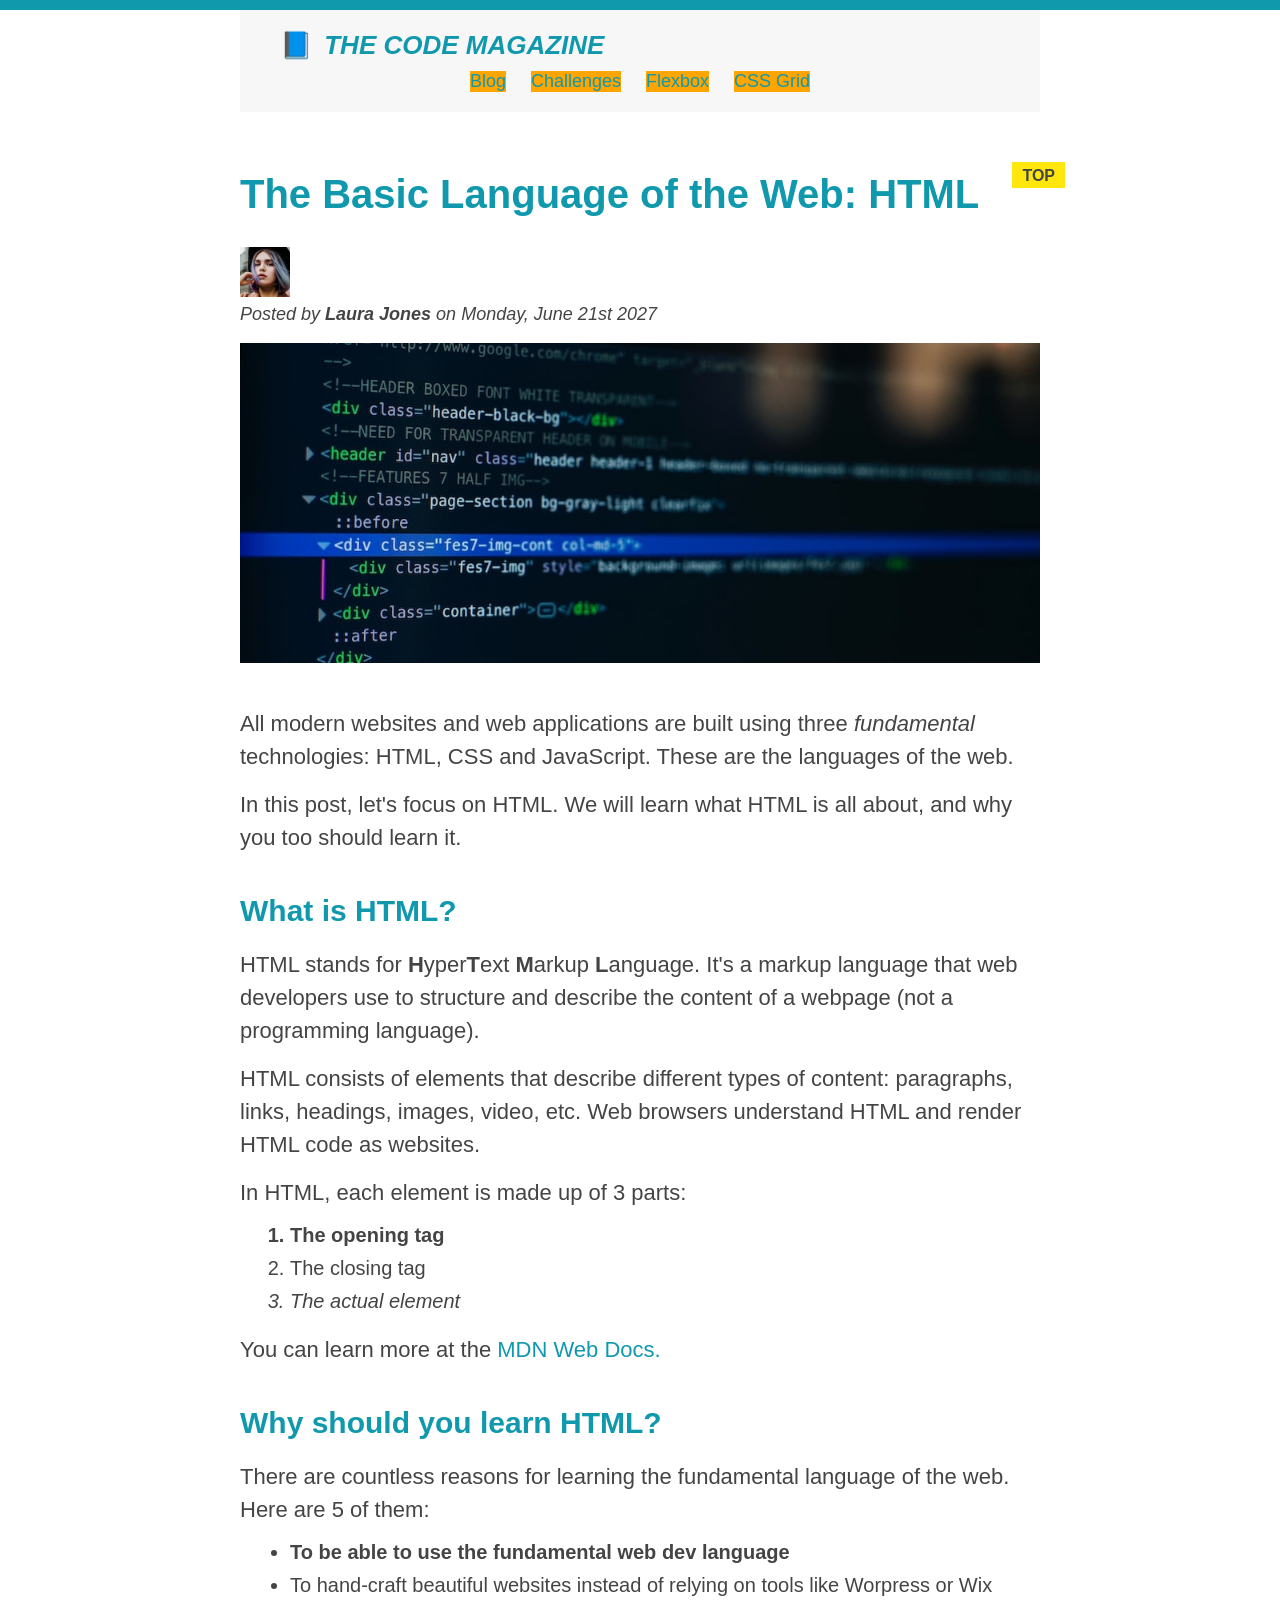
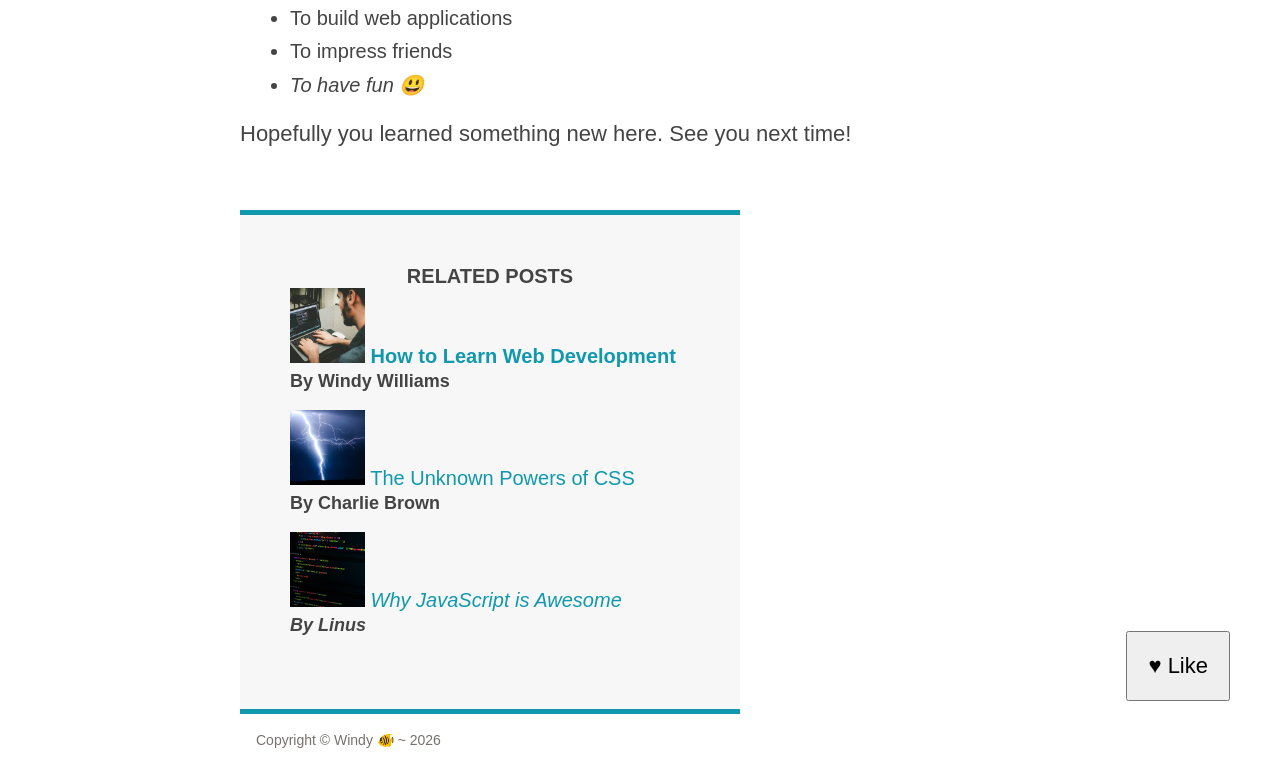
<file: windy/03-CSS-Fundamentals/index.html>
<!doctype html>
<html lang="en">
  <head>
    <meta charset="UTF-8" />
    <meta name="viewport" content="width=device-width, initial-scale=1.0" />
    <title>The Basic Language of the Web: HTML</title>
    <link rel="stylesheet" href="style.css" />
  </head>
  <body>
    <div class="container">
      <header class="main-header">
        <h1>📘 The Code Magazine</h1>
        <nav>
          <a href="blog.html">Blog</a>
          <a href="#">Challenges</a>
          <a href="#">Flexbox</a>
          <a href="#">CSS Grid</a>
        </nav>
      </header>
      <!-- end of header -->
      <article>
        <header class="post-header">
          <h2>The Basic Language of the Web: HTML</h2>
          <img
            src="img/laura-jones.jpg"
            alt="Headshot of Laura Jones, the author"
            width="50"
            height="50"
          />
          <p id="author">
            Posted by <strong>Laura Jones</strong> on Monday, June 21st 2027
          </p>
          <img
            src="img/post-img.jpg"
            alt="HTML code on a screen"
            width="500"
            height="200"
            class="post-img"
          />
        </header>

        <p>
          All modern websites and web applications are built using three
          <em>fundamental</em>
          technologies: HTML, CSS and JavaScript. These are the languages of the
          web.
        </p>
        <p>
          In this post, let's focus on HTML. We will learn what HTML is all
          about, and why you too should learn it.
        </p>

        <h3>What is HTML?</h3>
        <p>
          HTML stands for <strong>H</strong>yper<strong>T</strong>ext
          <strong>M</strong>arkup <strong>L</strong>anguage. It's a markup
          language that web developers use to structure and describe the content
          of a webpage (not a programming language).
        </p>
        <p>
          HTML consists of elements that describe different types of content:
          paragraphs, links, headings, images, video, etc. Web browsers
          understand HTML and render HTML code as websites.
        </p>
        <p>In HTML, each element is made up of 3 parts:</p>
        <ol>
          <li>The opening tag</li>
          <li>The closing tag</li>
          <li>The actual element</li>
        </ol>
        <p>
          You can learn more at the
          <a
            href="https://developer.mozilla.org/en-US/docs/Web/HTML"
            target="_blank"
            >MDN Web Docs.</a
          >
        </p>
        <h3>Why should you learn HTML?</h3>
        <p>
          There are countless reasons for learning the fundamental language of
          the web. Here are 5 of them:
        </p>
        <ul>
          <li>To be able to use the fundamental web dev language</li>
          <li class="color-test">
            To hand-craft beautiful websites instead of relying on tools like
            Worpress or Wix
          </li>
          <li>To build web applications</li>
          <li>To impress friends</li>
          <li>To have fun 😃</li>
        </ul>
        <p>Hopefully you learned something new here. See you next time!</p>
      </article>

      <aside>
        <h4>Related Posts</h4>
        <ul class="related-img">
          <li>
            <img
              src="img/related-1.jpg"
              alt="Person Programming"
              width="75"
              height="75"
            />
            <a href="#">How to Learn Web Development</a>
            <p class="related-author">By Windy Williams</p>
          </li>

          <li>
            <img
              src="img/related-2.jpg"
              alt="Lightning"
              width="75"
              height="75"
            />
            <a href="#">The Unknown Powers of CSS</a>
            <p class="related-author">By Charlie Brown</p>
          </li>
          <li>
            <img
              src="img/related-3.jpg"
              alt="Code on a computer screen"
              width="75"
              height="75"
            />
            <a href="#">Why JavaScript is Awesome</a>
            <p class="related-author">By Linus</p>
          </li>
        </ul>
      </aside>

      <footer>
        <p id="copyright" class="copyright text">
          Copyright &copy; Windy 🐠 ~ 2026
        </p>
      </footer>
    </div>
    <!-- end of container -->

    <button>♥️ Like</button>
  </body>
</html>
</file>
<file: final/03-CSS-Fundamentals/style.css>
* {
  /* border-top: 10px solid #1098ad; */
  margin: 0;
  padding: 0;
}

/* PAGE SECTIONS */
body {
  color: #444;
  font-family: sans-serif;

  border-top: 10px solid #1098ad;
  position: relative;
}

.container {
  width: 800px;
  /* margin-left: auto;
  margin-right: auto; */
  margin: 0 auto;
}

.main-header {
  background-color: #f7f7f7;
  /* padding: 20px;
  padding-left: 40px;
  padding-right: 40px; */
  padding: 20px 40px;
  margin-bottom: 60px;
  /* height: 80px; */
}

nav {
  font-size: 18px;
  /* text-align: center; */
}

article {
  margin-bottom: 60px;
}

.post-header {
  margin-bottom: 40px;
  /* position: relative; */
}

aside {
  background-color: #f7f7f7;
  border-top: 5px solid #1098ad;
  border-bottom: 5px solid #1098ad;
  /* padding-top: 50px;
  padding-bottom: 50px; */
  padding: 50px 0;
  width: 500px;
}

/* SMALLER ELEMENTS */
h1,
h2,
h3 {
  color: #1098ad;
}

h1 {
  font-size: 26px;
  text-transform: uppercase;
  font-style: italic;
}

h2 {
  font-size: 40px;
  margin-bottom: 30px;
}

h3 {
  font-size: 30px;
  margin-bottom: 20px;
  margin-top: 40px;
}

h4 {
  font-size: 20px;
  text-transform: uppercase;
  text-align: center;
}

p {
  font-size: 22px;
  line-height: 1.5;
  margin-bottom: 15px;
}

ul,
ol {
  margin-left: 50px;
  margin-bottom: 20px;
}

li {
  font-size: 20px;
  margin-bottom: 10px;
  /* display: inline; */
}

li:last-child {
  margin-bottom: 0;
}

/* footer p {
  font-size: 16px;
} */

/* article header p {
  font-style: italic;
} */

#author {
  font-style: italic;
  font-size: 18px;
}

#copyright {
  font-size: 16px;
}

.related-author {
  font-size: 18px;
  font-weight: bold;
}

/* ul {
  list-style: none;
} */

.related {
  list-style: none;
}

body {
  /* background-color: orangered; */
}

/* .first-li {
  font-weight: bold;
} */

li:first-child {
  font-weight: bold;
}

li:last-child {
  font-style: italic;
}

li:nth-child(even) {
  /* color: red; */
}

/* Misconception: this won't work! */
article p:first-child {
  color: red;
}

/* Styling links */
a:link {
  color: #1098ad;
  text-decoration: none;
}

a:visited {
  /* color: #777; */
  color: #1098ad;
}

a:hover {
  color: orangered;
  font-weight: bold;
  text-decoration: underline orangered;
}

a:active {
  background-color: black;
  font-style: italic;
}
/* LVHA */

.post-img {
  width: 100%;
  height: auto;
}

nav a:link {
  /* background-color: orangered;
  margin: 20px;
  padding: 20px;

  display: block; */

  margin-right: 30px;
  margin-top: 10px;
  display: inline-block;
}

nav a:link:last-child {
  margin-right: 0;
}

button {
  font-size: 22px;
  padding: 20px;
  cursor: pointer;

  position: absolute;
  /* top: 50px;
  left: 50px; */
  bottom: 50px;
  right: 50px;
}

h1::first-letter {
  font-style: normal;
  margin-right: 5px;
}

h3 + p::first-line {
  /* color: red; */
}

h2 {
  /* background-color: orange; */
  position: relative;
}

h2::before {
  content: "TOP";
  background-color: #ffe70e;
  color: #444;
  font-size: 16px;
  font-weight: bold;
  display: inline-block;
  padding: 5px 10px;
  position: absolute;
  top: -10px;
  right: -25px;
}

/* Resolving conflicts */
/* #copyright {
  color: red;
}

.copyright {
  color: blue;
}

.text {
  color: yellow;
}

footer p {
  color: green !important;
} */

/* nav a:link,
nav p {
  font-size: 18px;
} */
</file>
<file: final/04-CSS-Layouts/style.css>
* {
  /* border-top: 10px solid #1098ad; */
  margin: 0;
  padding: 0;
  box-sizing: border-box;
}

/* PAGE SECTIONS */
body {
  color: #444;
  font-family: sans-serif;

  border-top: 10px solid #1098ad;
  position: relative;
}

.container {
  width: 1200px;
  /* margin-left: auto;
  margin-right: auto; */
  margin: 0 auto;
}

.main-header {
  background-color: #f7f7f7;
  /* padding: 20px;
  padding-left: 40px;
  padding-right: 40px; */
  padding: 20px 40px;
  /* margin-bottom: 60px; */
  /* height: 80px; */
}

nav {
  font-size: 18px;
  /* text-align: center; */
}

article {
  /* margin-bottom: 60px; */
}

.post-header {
  margin-bottom: 40px;
  /* position: relative; */
}

aside {
  background-color: #f7f7f7;
  border-top: 5px solid #1098ad;
  border-bottom: 5px solid #1098ad;
  padding: 50px 40px;
}

/* SMALLER ELEMENTS */
h1,
h2,
h3 {
  color: #1098ad;
}

h1 {
  font-size: 26px;
  text-transform: uppercase;
  font-style: italic;
}

h2 {
  font-size: 40px;
  margin-bottom: 30px;
}

h3 {
  font-size: 30px;
  margin-bottom: 20px;
  margin-top: 40px;
}

h4 {
  font-size: 20px;
  text-transform: uppercase;
  text-align: center;
  margin-bottom: 30px;
}

p {
  font-size: 22px;
  line-height: 1.5;
  margin-bottom: 15px;
}

ul,
ol {
  margin-left: 50px;
  margin-bottom: 20px;
}

li {
  font-size: 20px;
  margin-bottom: 10px;
  /* display: inline; */
}

li:last-child {
  margin-bottom: 0;
}

/* footer p {
  font-size: 16px;
} */

/* article header p {
  font-style: italic;
} */

#author {
  font-style: italic;
  font-size: 18px;
}

#copyright {
  font-size: 16px;
}

.related-author {
  font-size: 18px;
  font-weight: bold;
}

/* ul {
  list-style: none;
} */

.related {
  list-style: none;
  margin-left: 0;
}

body {
  /* background-color: orangered; */
}

/* .first-li {
  font-weight: bold;
} */

li:first-child {
  font-weight: bold;
}

li:last-child {
  font-style: italic;
}

li:nth-child(even) {
  /* color: red; */
}

/* Misconception: this won't work! */
article p:first-child {
  color: red;
}

/* Styling links */
a:link {
  color: #1098ad;
  text-decoration: none;
}

a:visited {
  /* color: #777; */
  color: #1098ad;
}

a:hover {
  color: orangered;
  font-weight: bold;
  text-decoration: underline orangered;
}

a:active {
  background-color: black;
  font-style: italic;
}
/* LVHA */

.post-img {
  width: 100%;
  height: auto;
}

nav a:link {
  /* background-color: orangered;
  margin: 20px;
  padding: 20px;

  display: block; */

  margin-right: 30px;
  display: inline-block;
}

nav a:link:last-child {
  margin-right: 0;
}

button {
  font-size: 22px;
  padding: 20px;
  cursor: pointer;

  position: absolute;
  /* top: 50px;
  left: 50px; */
  bottom: 50px;
  right: 50px;
}

h1::first-letter {
  font-style: normal;
  margin-right: 5px;
}

h3 + p::first-line {
  /* color: red; */
}

h2 {
  /* background-color: orange; */
  position: relative;
}

h2::before {
  content: "TOP";
  background-color: #ffe70e;
  color: #444;
  font-size: 16px;
  font-weight: bold;
  display: inline-block;
  padding: 5px 10px;
  position: absolute;
  top: -10px;
  right: -25px;
}

/* Resolving conflicts */
/* #copyright {
  color: red;
}

.copyright {
  color: blue;
}

.text {
  color: yellow;
}

footer p {
  color: green !important;
} */

/* nav a:link,
nav p {
  font-size: 18px;
} */

/* FLOATS */
/*
.author-img {
  float: left;
  margin-bottom: 20px;
}

.author {
  float: left;
  margin-top: 10px;
  margin-left: 20px;
}

h1 {
  float: left;
}

nav {
  float: right;
}

.clear {
  clear: both;
}

.clearfix::after {
  clear: both;
  content: "";
  display: block;
}

article {
  width: 825px;
  float: left;
}

aside {
  width: 300px;
  float: right;
}

footer {
  clear: both;
}
*/

/* FLEXBOX */
.main-header {
  display: flex;
  align-items: center;
  justify-content: space-between;
}

.author-box {
  display: flex;
  align-items: center;
  margin-bottom: 15px;
}

.author {
  margin-bottom: 0;
  margin-left: 15px;
}

.related-post {
  display: flex;
  align-items: center;
  gap: 20px;
  margin-bottom: 30px;
}

.related-link:link {
  font-size: 17px;
  font-weight: bold;
  font-style: normal;
  margin-bottom: 5px;
  display: block;
}

.related-author {
  margin-bottom: 0;
  font-size: 14px;
  font-weight: normal;
  font-style: italic;
}

/* FLEXBOX LAYOUT */
/* .row {
  display: flex;
  align-items: flex-start;
  gap: 75px;
  margin-bottom: 60px;
}

article {
  flex: 1;
  margin-bottom: 0;
}

aside {
  
  DEFAULTS:
  flex-grow: 0;
  flex-shrink: 1;
  flex-basis: auto;

  flex: 0 0 300px;
} */

/* CSS GRID LAYOUT */
.container {
  display: grid;
  grid-template-columns: 1fr 300px;
  column-gap: 75px;
  row-gap: 60px;
  align-items: start;
}

.main-header {
  /* grid-column: 1 / span 2; */
  grid-column: 1 / -1;
}

article {
}

aside {
}

footer {
  grid-column: 1 / -1;
}
</file>
<file: final/05-Design/style.css>
/*
SPACING SYSTEM (px)
2 / 4 / 8 / 12 / 16 / 24 / 32 / 48 / 64 / 80 / 96 / 128

FONT SIZE SYSTEM (px)
10 / 12 / 14 / 16 / 18 / 20 / 24 / 30 / 36 / 44 / 52 / 62 / 74 / 86 / 98
*/

/* 
MAIN COLOR: #087f5b
GREY COLOR: #343a40
*/

* {
  margin: 0;
  padding: 0;
  box-sizing: border-box;
}

/* ------------------------ */
/* GENERAL STYLES */
/* ------------------------ */
body {
  font-family: "Inter", sans-serif;
  color: #343a40;
  border-bottom: 8px solid #087f5b;
}

.container {
  width: 960px;
  margin: 0 auto;
}

header,
section {
  margin-bottom: 96px;
}

h2 {
  margin-bottom: 48px;
  font-size: 36px;
  letter-spacing: -0.5px;
  /* 24 / 30 / 36 */
}

.grid-3-cols {
  display: grid;
  grid-template-columns: repeat(3, 1fr);
  column-gap: 80px;
}

.btn:link,
.btn:visited {
  background-color: #087f5b;
  color: #fff;
  text-decoration: none;
  text-transform: uppercase;
  font-weight: 500;

  display: inline-block;
  border-radius: 100px;
}

.btn:hover,
.btn:active {
  background-color: #099268;
}

.btn--big {
  font-size: 18px;
  padding: 16px 32px;
}

.btn--small {
  font-size: 14px;
  padding: 8px 12px;
}

img {
  border-radius: 12px;
}

/* ------------------------ */
/* COMPONENT STYLES */
/* ------------------------ */

/* HEADER */
header {
  display: grid;
  grid-template-columns: repeat(2, 1fr);
  column-gap: 80px;
  margin-top: 64px;
}

.header-text-box {
  align-self: center;
}

h1 {
  margin-bottom: 32px;
  font-size: 44px;
  line-height: 1.1;
  letter-spacing: -1px;
  /* 44 / 52 / 62 */

  /* text-shadow: 0 5px 5px rgba(0, 0, 0, 0.2); */
}

.header-text {
  margin-bottom: 24px;
  font-size: 18px;
  line-height: 1.7;
}

img {
  width: 100%;
}

/* FEATURES */
.features-icon {
  stroke: #087f5b;
  width: 32px;
  heigh: 32px;
  margin-bottom: 24px;
}

.features-title {
  margin-bottom: 16px;
  font-size: 20px;
}

.features-text {
  font-size: 18px;
  line-height: 1.7;
}

/* TESTIMONIAL */
.testimonial-section {
  background-color: #087f5b;
  color: #fff;
  padding: 24px;
  border-radius: 12px;
}

.testimonial-box {
  grid-column: 2 / -1;
  align-self: center;
}

.testimonial-box h2 {
  margin-bottom: 24px;
  /* 20 / 24 / 30 */
  font-size: 24px;
}

.testimonial-text {
  font-style: italic;
  margin-bottom: 24px;
  font-size: 18px;
  line-height: 1.7;
  color: ##e6fcf5;
}

.testimonial-author {
  color: #c3fae8;
}

/* CHAIRS */
.chair {
  box-shadow: 0 20px 30px 0 rgba(0, 0, 0, 0.07);
  border-radius: 12px;
}

.chair img {
  border-bottom-left-radius: 0;
  border-bottom-right-radius: 0;
}

.chair-box {
  padding: 32px;
}

h3 {
  margin-bottom: 24px;
  font-size: 20px;
}

.chair-details {
  list-style: none;
  margin-bottom: 48px;
}

.chair-details li {
  display: flex;
  align-items: center;
  gap: 12px;
  margin-bottom: 16px;
}

.chair-details li:last-child {
  margin-bottom: 0;
}

.chair-icon {
  stroke: #087f5b;
  width: 24px;
  height: 24px;
}

.chair-price {
  display: flex;
  justify-content: space-between;
  align-items: center;
  font-size: 20px;
}

footer {
  margin-bottom: 48px;
  font-size: 14px;
  color: #495057;
}
</file>
<file: starter/05-Design/style.css>
/*
SPACING SYSTEM (px)
2 / 4 / 8 / 12 / 16 / 24 / 32 / 48 / 64 / 80 / 96 / 128

FONT SIZE SYSTEM (px)
10 / 12 / 14 / 16 / 18 / 20 / 24 / 30 / 36 / 44 / 52 / 62 / 74 / 86 / 98
*/

* {
  margin: 0;
  padding: 0;
  box-sizing: border-box;
}

/* ------------------------ */
/* GENERAL STYLES */
/* ------------------------ */
body {
  font-family: sans-serif;
}

.container {
  width: 960px;
  margin: 0 auto;
}

header,
section {
  margin-bottom: 48px;
}

h2 {
  margin-bottom: 48px;
}

.grid-3-cols {
  display: grid;
  grid-template-columns: repeat(3, 1fr);
  column-gap: 80px;
}

/* ------------------------ */
/* COMPONENT STYLES */
/* ------------------------ */

/* HEADER */
header {
  display: grid;
  grid-template-columns: repeat(2, 1fr);
  column-gap: 80px;
  margin-top: 48px;
}

.header-text-box {
  align-self: center;
}

h1 {
  margin-bottom: 24px;
}

.header-text {
  margin-bottom: 24px;
}

img {
  width: 100%;
}

/* FEATURES */
.features-icon {
}

.features-title {
  margin-bottom: 16px;
}

.features-text {
}

/* TESTIMONIAL */
.testimonial-section {
}

.testimonial-box {
  grid-column: 2 / -1;
  align-self: center;
}

.testimonial-box h2 {
  margin-bottom: 24px;
}

.testimonial-text {
  font-style: italic;
  margin-bottom: 24px;
}

/* CHAIRS */
.chair-box {
  padding: 24px;
}

h3 {
  margin-bottom: 24px;
}

.chair-details {
  list-style: none;
  margin-bottom: 24px;
}

.chair-details li {
  display: flex;
  align-items: center;
  gap: 12px;
  margin-bottom: 24px;
}

.chair-details li:last-child {
  margin-bottom: 0;
}

.chair-icon {
}

.chair-price {
  display: flex;
  justify-content: space-between;
}

footer {
  margin-bottom: 48px;
}
</file>
<file: windy/03-CSS-Fundamentals/style.css>
* {
  box-sizing: border-box;
  margin: 0;
  padding: 0;
  /* use here not on the body */
}

/* Page Sections */
body {
  color: #444;
  font-family: sans-serif;

  border-top: 10px solid #1098ad;
  position: relative;
}

.container {
  width: 800px;
  margin: 0 auto;
}

.main-header {
  background-color: #f7f7f7;
  padding: 20px 40px;
  margin-bottom: 60px;
  /* height: 80px; */
  /* See note in 38. CSS Theory */
}

nav {
  font-size: 18px;
  text-align: center;
}

article {
  margin-bottom: 60px;
}
.post-header {
  margin-bottom: 40px;
}

aside {
  background-color: #f7f7f7;
  border-top: 5px solid #1098ad;
  border-bottom: 5px solid #1098ad;
  padding: 50px 0;
  width: 500px;
}

/* Smaller Elements */
h1,
h2,
h3 {
  color: #1098ad;
}

h1 {
  font-size: 26px;
  text-transform: uppercase;
  font-style: italic;
}

h2 {
  font-size: 40px;
  margin-bottom: 30px;
}

h3 {
  font-size: 30px;
  margin-bottom: 20px;
  margin-top: 40px;
}

h4 {
  font-size: 20px;
  text-transform: uppercase;
  text-align: center;
}

p {
  font-size: 22px;
  line-height: 1.5;
  margin-bottom: 15px;
}

ul,
ol {
  margin-left: 50px;
  margin-bottom: 20px;
}

li {
  font-size: 20px;
  margin-bottom: 10px;
}

li:last-child {
  margin-bottom: 0;
}

/* footer p {
  font-size: 16px;
} */

/* article header p {
  font-style: italic;
} */

#author {
  font-style: italic;
  font-size: 18px;
}

.related-author {
  font-size: 18px;
  font-weight: bold;
}

.related-img {
  list-style: none;
}

#copyright {
  margin-top: 1rem;
  padding-left: 1rem;
  font-size: 0.875rem;
  color: #78716c;
}

li:first-child {
  font-weight: bold;
}
li:last-child {
  font-style: italic;
}

/* li:nth-child(even) {
  color: rebeccapurple;
} */

/* Misconception: this won't work */
article p:first-child {
  color: crimson;
}

/* Styling links */
a:link {
  color: #1098ad;
  text-decoration: none;
}

a:visited {
  color: #1098ad;
}

a:hover {
  color: orangered;
  font-weight: bold;
  text-decoration: underline orangered;
}

a:active {
  background-color: black;
  font-style: italic;
  padding: 15px;
  border-radius: 15px;
}

.post-img {
  width: 100%;
  height: auto;
}
/* Width and height is already set in html.  
This class over writes the width.
Therefore, in this case, to keep the aspect ratio we have to set the height to auto.
See in action in inspect element.
*/

nav a:link {
  background-color: orange;
  display: inline-block;
  margin-right: 20px;
  margin-top: 10px;
}

nav a:link:last-child {
  margin-right: 0;
}

button {
  font-size: 22px;
  padding: 20px;
  cursor: pointer;

  position: absolute;
  bottom: 50px;
  right: 50px;
}

h1::first-letter {
  font-style: normal;
  margin-right: 5px;
}

/* h3 + p::first-line { 
color: firebrick; 
} */

h2 {
  position: relative;
}

h2::after {
  content: "TOP";
  background-color: #ffe70e;
  color: #444;
  font-size: 16px;
  font-weight: bold;
  display: inline-block;
  padding: 6px 10px 4px;
  position: absolute;
  top: -10px;
  right: -25px;
  line-height: 1;
}

/* .color-test { */
  /* background-color: #f7f3ee; */
  /* background-color: #5b7c99; */
  /* background-color: #3f5f73; */
  /* background-color: #6f8fa3; */
  /* color: #4f6d7a; */
}
/* Resolving conflicts */
/* #copyright {
  color: red;
}

.copyright {
  color: blue;
}

.text {
  color: yellow;
}

footer p {
  color: rebeccapurple;
} */
</file>
